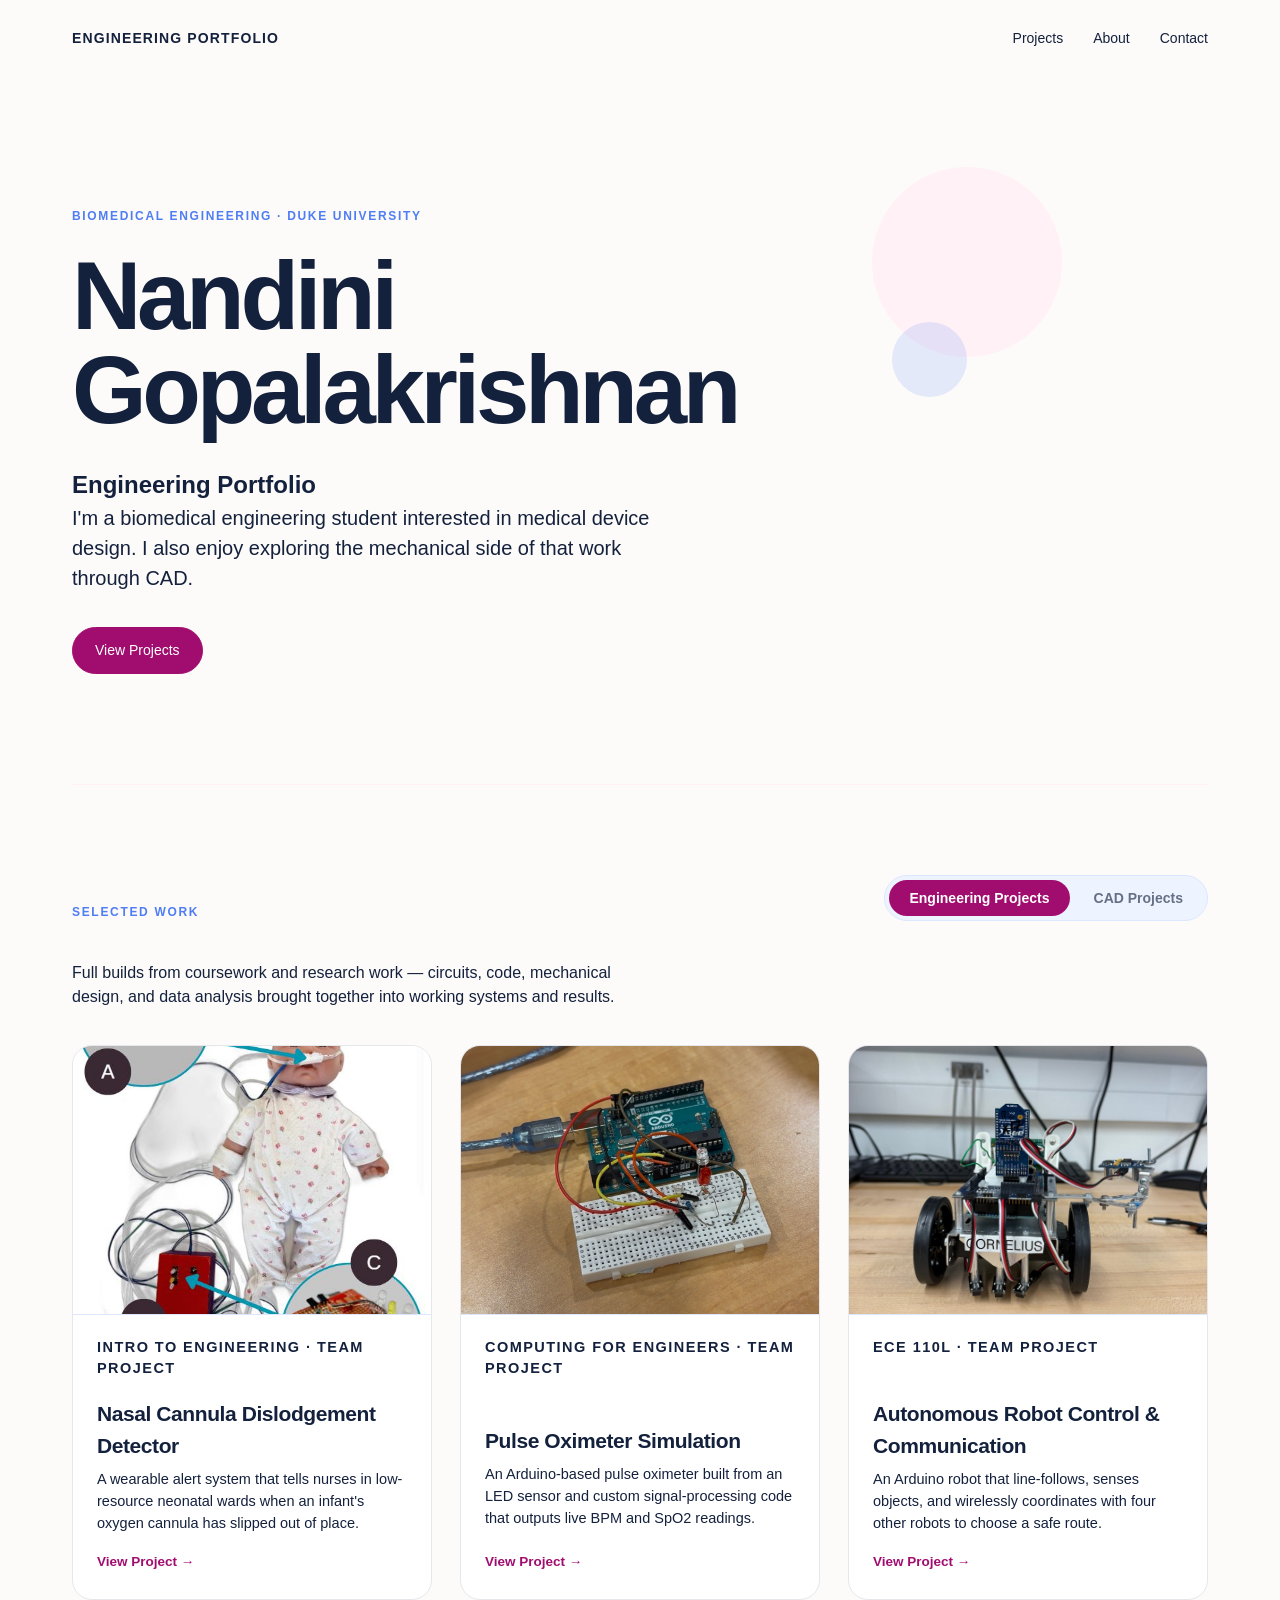
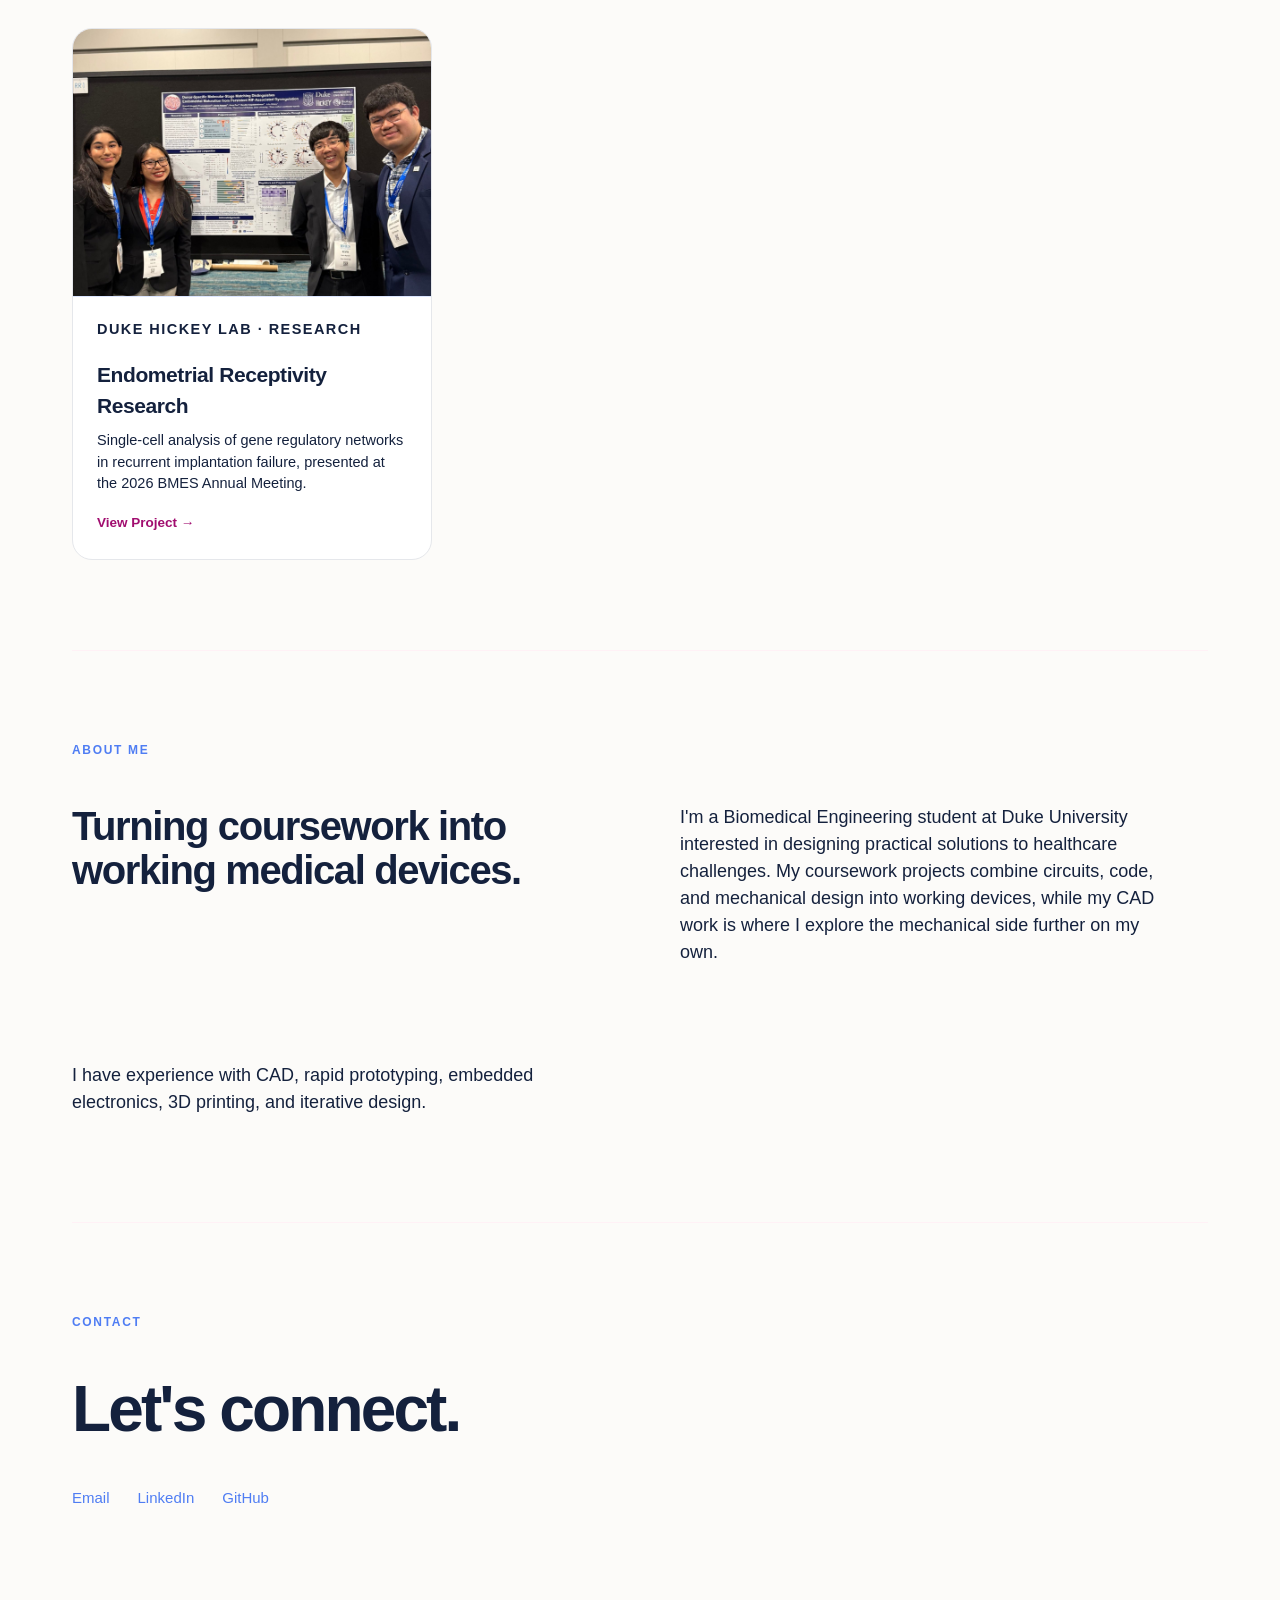
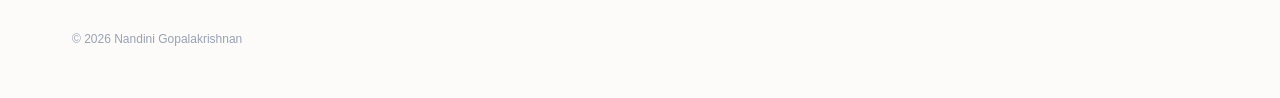
<file: index.html>
<!DOCTYPE html>
<html lang="en">

<head>
    <meta charset="UTF-8">
    <meta name="viewport" content="width=device-width, initial-scale=1.0">

    <title>Nandini Gopalakrishnan | Engineering Portfolio</title>

    <link rel="stylesheet" href="style.css">
</head>


<body>

<!-- NAVIGATION -->
<header class="navbar">

    <a href="#" class="logo">ENGINEERING PORTFOLIO</a>

    <nav>
        <a href="#work">Projects</a>
        <a href="#about">About</a>
        <a href="#contact">Contact</a>
    </nav>

</header>


<main>

    <!-- HERO -->
    <section class="hero">

        <p class="eyebrow">
            BIOMEDICAL ENGINEERING · DUKE UNIVERSITY
        </p>

        <h1>
            Nandini<br>
            Gopalakrishnan
        </h1>

        <h2 class="portfolio-title">
            Engineering Portfolio
        </h2>

        <p class="hero-text">
            I'm a biomedical engineering student interested in medical
            device design. I also enjoy exploring the mechanical side of
            that work through CAD.
        </p>

        <div class="buttons">
            <a class="button primary" href="#work">
                View Projects
            </a>
        </div>

    </section>


    <!-- PROJECTS -->
    <section id="work" class="work-section">

        <div class="work-header">
            <div>
                <div class="section-label">
                    SELECTED WORK
                </div>
            </div>

            <div class="tab-list" role="tablist">
                <button
                    class="tab-button active"
                    role="tab"
                    aria-selected="true"
                    data-tab="engineering"
                >
                    Engineering Projects
                </button>
                <button
                    class="tab-button"
                    role="tab"
                    aria-selected="false"
                    data-tab="cad"
                >
                    CAD Projects
                </button>
            </div>
        </div>


        <!-- ENGINEERING PROJECTS TAB -->
        <div class="tab-panel active" data-panel="engineering">

            <p class="tab-intro">
                Full builds from coursework and research work — circuits,
                code, mechanical design, and data analysis brought
                together into working systems and results.
            </p>

            <div class="project-grid">

                <!-- NASAL CANNULA DEVICE -->
                <a class="project-card" href="projects/nasal-cannula.html">

                    <div class="card-image">
                        <img
                            src="images/nasal-cannula-system.png"
                            alt="Nasal cannula dislodgement detection prototype on infant manikin"
                        >
                    </div>

                    <div class="card-body">
                        <p class="card-tag">INTRO TO ENGINEERING · TEAM PROJECT</p>
                        <h3>Nasal Cannula Dislodgement Detector</h3>
                        <p>
                            A wearable alert system that tells nurses in
                            low-resource neonatal wards when an infant's
                            oxygen cannula has slipped out of place.
                        </p>
                        <span class="card-link">View Project →</span>
                    </div>

                </a>

                <!-- PULSE OXIMETER (ARDUINO) -->
                <a class="project-card" href="projects/pulse-oximeter-arduino.html">

                    <div class="card-image">
                        <img
                            src="images/pulse-oximeter-circuit.jpg"
                            alt="Arduino pulse oximeter circuit"
                        >
                    </div>

                    <div class="card-body">
                        <p class="card-tag">COMPUTING FOR ENGINEERS · TEAM PROJECT</p>
                        <h3>Pulse Oximeter Simulation</h3>
                        <p>
                            An Arduino-based pulse oximeter built from an
                            LED sensor and custom signal-processing code
                            that outputs live BPM and SpO2 readings.
                        </p>
                        <span class="card-link">View Project →</span>
                    </div>

                </a>

                <!-- IDC ROBOT -->
                <a class="project-card" href="projects/idc-robot.html">

                    <div class="card-image">
                        <img
                            src="images/idc-robot-cornelius.jpg"
                            alt="Cornelius, the ECE 110 Integrated Design Challenge robot"
                        >
                    </div>

                    <div class="card-body">
                        <p class="card-tag">ECE 110L · TEAM PROJECT</p>
                        <h3>Autonomous Robot Control &amp; Communication</h3>
                        <p>
                            An Arduino robot that line-follows, senses
                            objects, and wirelessly coordinates with four
                            other robots to choose a safe route.
                        </p>
                        <span class="card-link">View Project →</span>
                    </div>

                </a>

                <!-- ENDOMETRIAL RESEARCH -->
                <a class="project-card" href="projects/endometrial-research.html">

                    <div class="card-image">
                        <img
                            src="images/bmes-poster.jpg"
                            alt="Research poster presentation at BMES 2026"
                        >
                    </div>

                    <div class="card-body">
                        <p class="card-tag">DUKE HICKEY LAB · RESEARCH</p>
                        <h3>Endometrial Receptivity Research</h3>
                        <p>
                            Single-cell analysis of gene regulatory
                            networks in recurrent implantation failure,
                            presented at the 2026 BMES Annual Meeting.
                        </p>
                        <span class="card-link">View Project →</span>
                    </div>

                </a>

            </div>

        </div>


        <!-- CAD PROJECTS TAB -->
        <div class="tab-panel" data-panel="cad">

            <p class="tab-intro">
                Independent CAD studies I take on outside of class,
                usually sparked by something I built or noticed
                elsewhere — including the two designs below.
            </p>

            <div class="project-grid">

                <!-- MICROPIPETTE -->
                <a class="project-card" href="projects/micropipette.html">

                    <div class="card-image">
                        <img
                            src="images/micropipette2.png"
                            alt="Micropipette CAD model"
                        >
                    </div>

                    <div class="card-body">
                        <p class="card-tag tag-cad">LABORATORY INSTRUMENT</p>
                        <h3>Micropipette</h3>
                        <p>
                            A multi-component micropipette with a sliding
                            plunger, threaded collar, and tip-ejection
                            mechanism.
                        </p>
                        <span class="card-link">View Project →</span>
                    </div>

                </a>

                <!-- PULSE OXIMETER HOUSING -->
                <a class="project-card" href="projects/pulse-oximeter.html">

                    <div class="card-image">
                        <img
                            src="images/pulseox-open.png"
                            alt="Pulse oximeter CAD model"
                        >
                    </div>

                    <div class="card-body">
                        <p class="card-tag tag-cad">MEDICAL DEVICE DESIGN</p>
                        <h3>Pulse Oximeter Housing</h3>
                        <p>
                            A compact fingertip housing modeled after my
                            Arduino pulse oximeter build, with a
                            functional hinged assembly.
                        </p>
                        <span class="card-link">View Project →</span>
                    </div>

                </a>

                <!-- SYRINGE -->
                <a class="project-card" href="projects/syringe.html">

                    <div class="card-image">
                        <img
                            src="images/syringe-front.png"
                            alt="Syringe CAD model"
                        >
                    </div>

                    <div class="card-body">
                        <p class="card-tag tag-cad">MEDICAL DEVICE CAD STUDY</p>
                        <h3>Syringe</h3>
                        <p>
                            A syringe assembly modeled to build proficiency
                            with parametric CAD and precision geometry.
                        </p>
                        <span class="card-link">View Project →</span>
                    </div>

                </a>

            </div>

        </div>

    </section>


    <!-- ABOUT -->
    <section id="about" class="about-section">

        <div class="section-label">
            ABOUT ME
        </div>


        <div class="about-content">

            <h2>
                Turning coursework into
                working medical devices.
            </h2>


            <p>
                I'm a Biomedical Engineering student at Duke University
                interested in designing practical solutions to healthcare
                challenges. My coursework projects combine circuits, code,
                and mechanical design into working devices, while my CAD
                work is where I explore the mechanical side further on my
                own.
            </p>

            <p>
                I have experience with CAD, rapid prototyping, embedded
                electronics, 3D printing, and iterative design.
            </p>

        </div>

    </section>


    <!-- CONTACT -->
    <section id="contact" class="contact-section">

        <div class="section-label">
            CONTACT
        </div>

        <h2>
            Let's connect<span class="pink-period">.</span>
        </h2>


        <div class="contact-links">

            <a href="mailto:ng254@duke.edu">
                Email
            </a>

            <a
                href="https://www.linkedin.com/in/nandinigopalakrishnan1/"
                target="_blank"
                rel="noopener noreferrer"
            >
                LinkedIn
            </a>

            <!-- Replace # with your GitHub profile URL -->
            <a
                href="#"
                target="_blank"
                rel="noopener noreferrer"
            >
                GitHub
            </a>

        </div>

    </section>

</main>


<!-- FOOTER -->
<footer>
    © 2026 Nandini Gopalakrishnan
</footer>


<script>
    const tabButtons = document.querySelectorAll(".tab-button");
    const tabPanels = document.querySelectorAll(".tab-panel");

    tabButtons.forEach((button) => {
        button.addEventListener("click", () => {
            const target = button.getAttribute("data-tab");

            tabButtons.forEach((b) => {
                b.classList.remove("active");
                b.setAttribute("aria-selected", "false");
            });
            button.classList.add("active");
            button.setAttribute("aria-selected", "true");

            tabPanels.forEach((panel) => {
                panel.classList.toggle(
                    "active",
                    panel.getAttribute("data-panel") === target
                );
            });
        });
    });
</script>

</body>

</html>
</file>
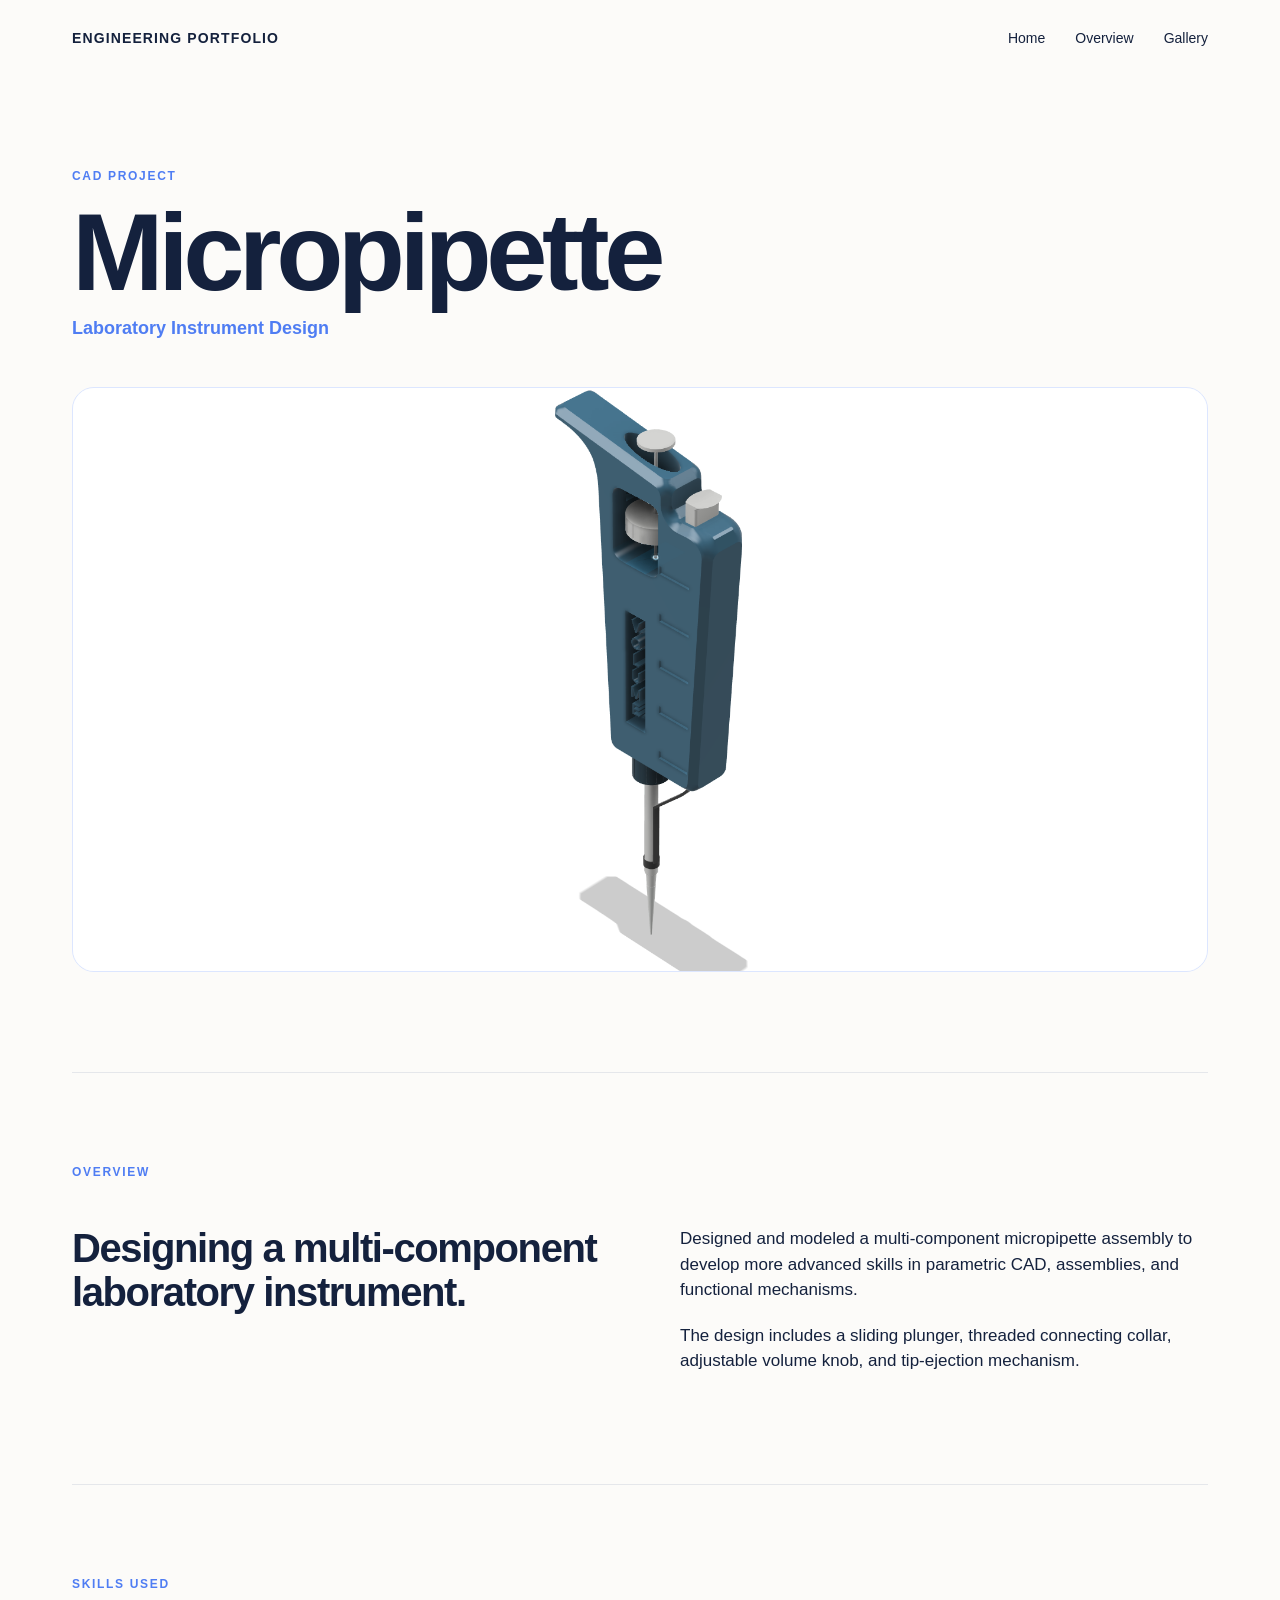
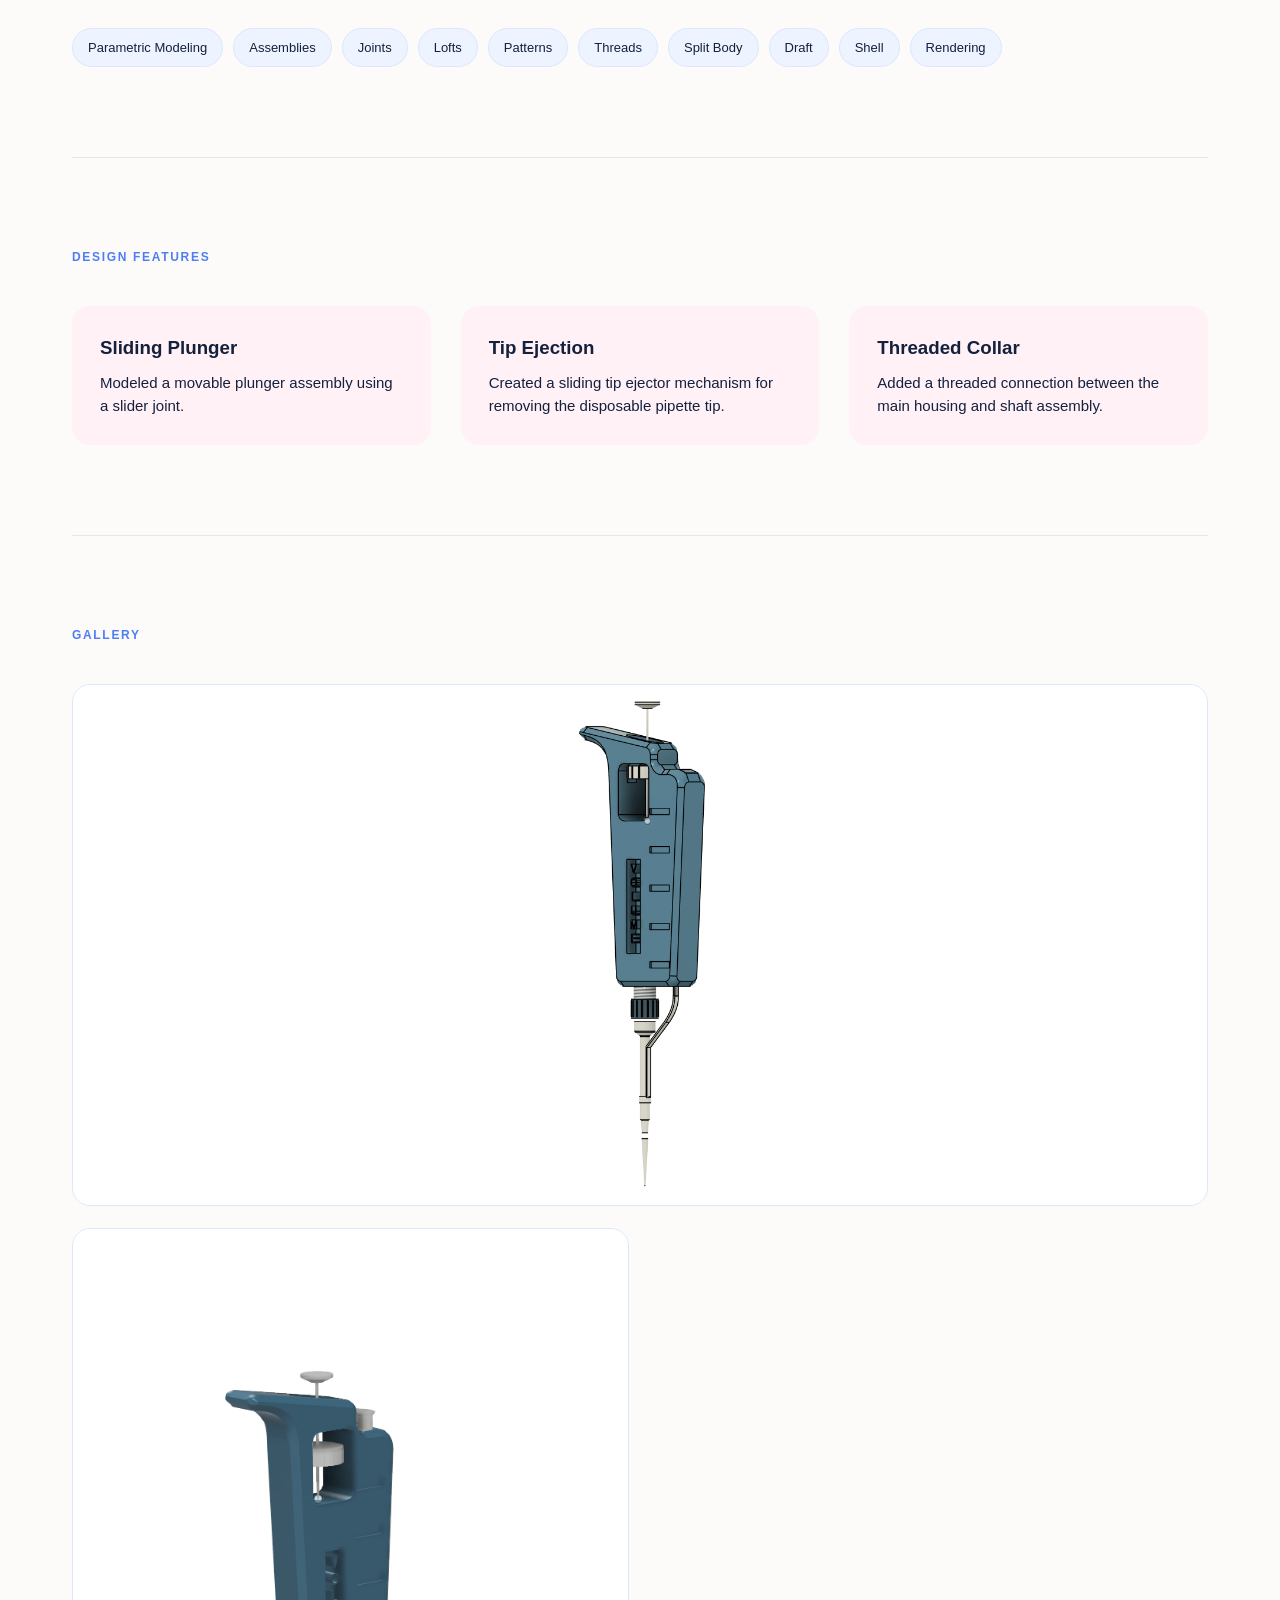
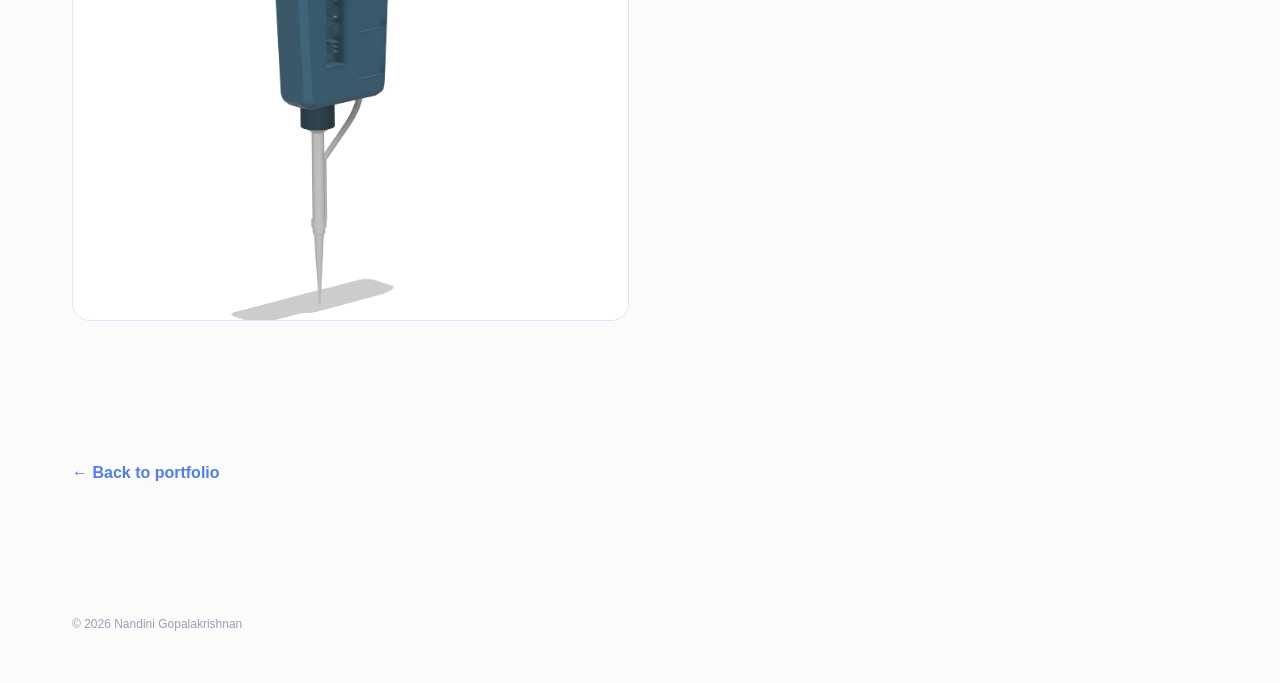
<file: project/micropipette.html>
<!DOCTYPE html>
<html lang="en">

<head>
    <meta charset="UTF-8">
    <meta name="viewport" content="width=device-width, initial-scale=1.0">

    <title>Micropipette | Nandini Gopalakrishnan</title>

    <link rel="stylesheet" href="../style.css">
</head>

<body>

<header class="navbar">

    <a href="../index.html" class="logo">ENGINEERING PORTFOLIO</a>

    <nav>
        <a href="../index.html">Home</a>
        <a href="#overview">Overview</a>
        <a href="#gallery">Gallery</a>
    </nav>

</header>


<main>

    <!-- HERO -->
    <section class="project-hero">

        <p class="eyebrow">
            CAD PROJECT
        </p>

        <h1>
            Micropipette
        </h1>

        <p class="project-subtitle">
            Laboratory Instrument Design
        </p>

        <img
            class="project-hero-image"
            src="../images/micropipette-top.png"
            alt="Micropipette CAD render"
        >

    </section>


    <!-- OVERVIEW -->
    <section id="overview" class="project-section">

        <div class="section-label">
            OVERVIEW
        </div>

        <div class="project-two-column">

            <div>
                <h2>
                    Designing a multi-component laboratory instrument.
                </h2>
            </div>

            <div>
                <p>
                    Designed and modeled a multi-component micropipette
                    assembly to develop more advanced skills in parametric
                    CAD, assemblies, and functional mechanisms.
                </p>

                <p>
                    The design includes a sliding plunger, threaded
                    connecting collar, adjustable volume knob, and
                    tip-ejection mechanism.
                </p>
            </div>

        </div>

    </section>


    <!-- SKILLS -->
    <section class="project-section">

        <div class="section-label">
            SKILLS USED
        </div>

        <div class="skill-list">
            <span>Parametric Modeling</span>
            <span>Assemblies</span>
            <span>Joints</span>
            <span>Lofts</span>
            <span>Patterns</span>
            <span>Threads</span>
            <span>Split Body</span>
            <span>Draft</span>
            <span>Shell</span>
            <span>Rendering</span>
        </div>

    </section>


    <!-- DESIGN FEATURES -->
    <section class="project-section">

        <div class="section-label">
            DESIGN FEATURES
        </div>

        <div class="feature-grid">

            <div>
                <h3>Sliding Plunger</h3>
                <p>
                    Modeled a movable plunger assembly using a slider joint.
                </p>
            </div>

            <div>
                <h3>Tip Ejection</h3>
                <p>
                    Created a sliding tip ejector mechanism for removing
                    the disposable pipette tip.
                </p>
            </div>

            <div>
                <h3>Threaded Collar</h3>
                <p>
                    Added a threaded connection between the main housing
                    and shaft assembly.
                </p>
            </div>

        </div>

    </section>


    <!-- GALLERY -->
    <section id="gallery" class="project-section">

        <div class="section-label">
            GALLERY
        </div>

        <div class="project-gallery">

            <img
                src="../images/micropipette-sketch.png"
                alt="Micropipette hero render"
            >

            <img
                src="../images/micropipette-side.png"
                alt="Micropipette Side View"
            >


        </div>

    </section>


    <!-- BACK LINK -->
    <section class="project-back">
        <a href="../index.html">
            ← Back to portfolio
        </a>
    </section>

</main>


<footer>
    © 2026 Nandini Gopalakrishnan
</footer>

</body>
</html>
</file>
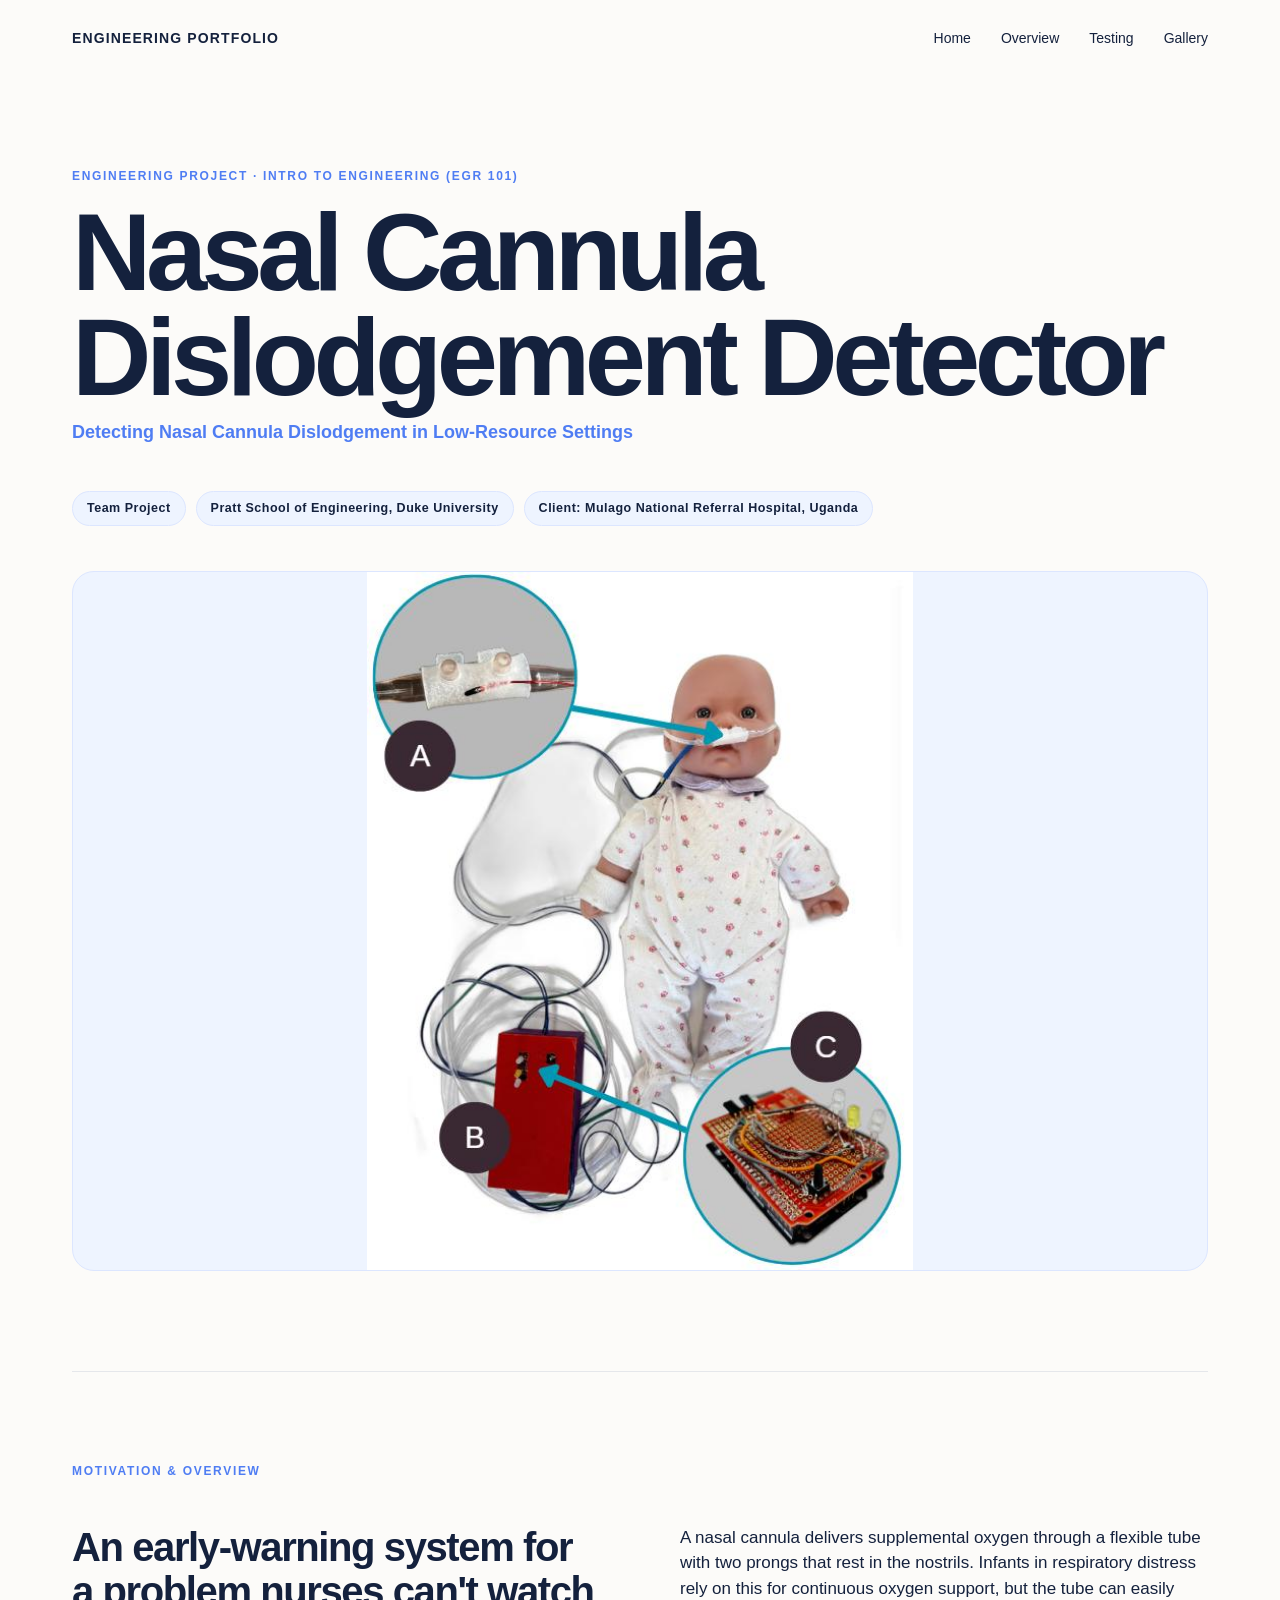
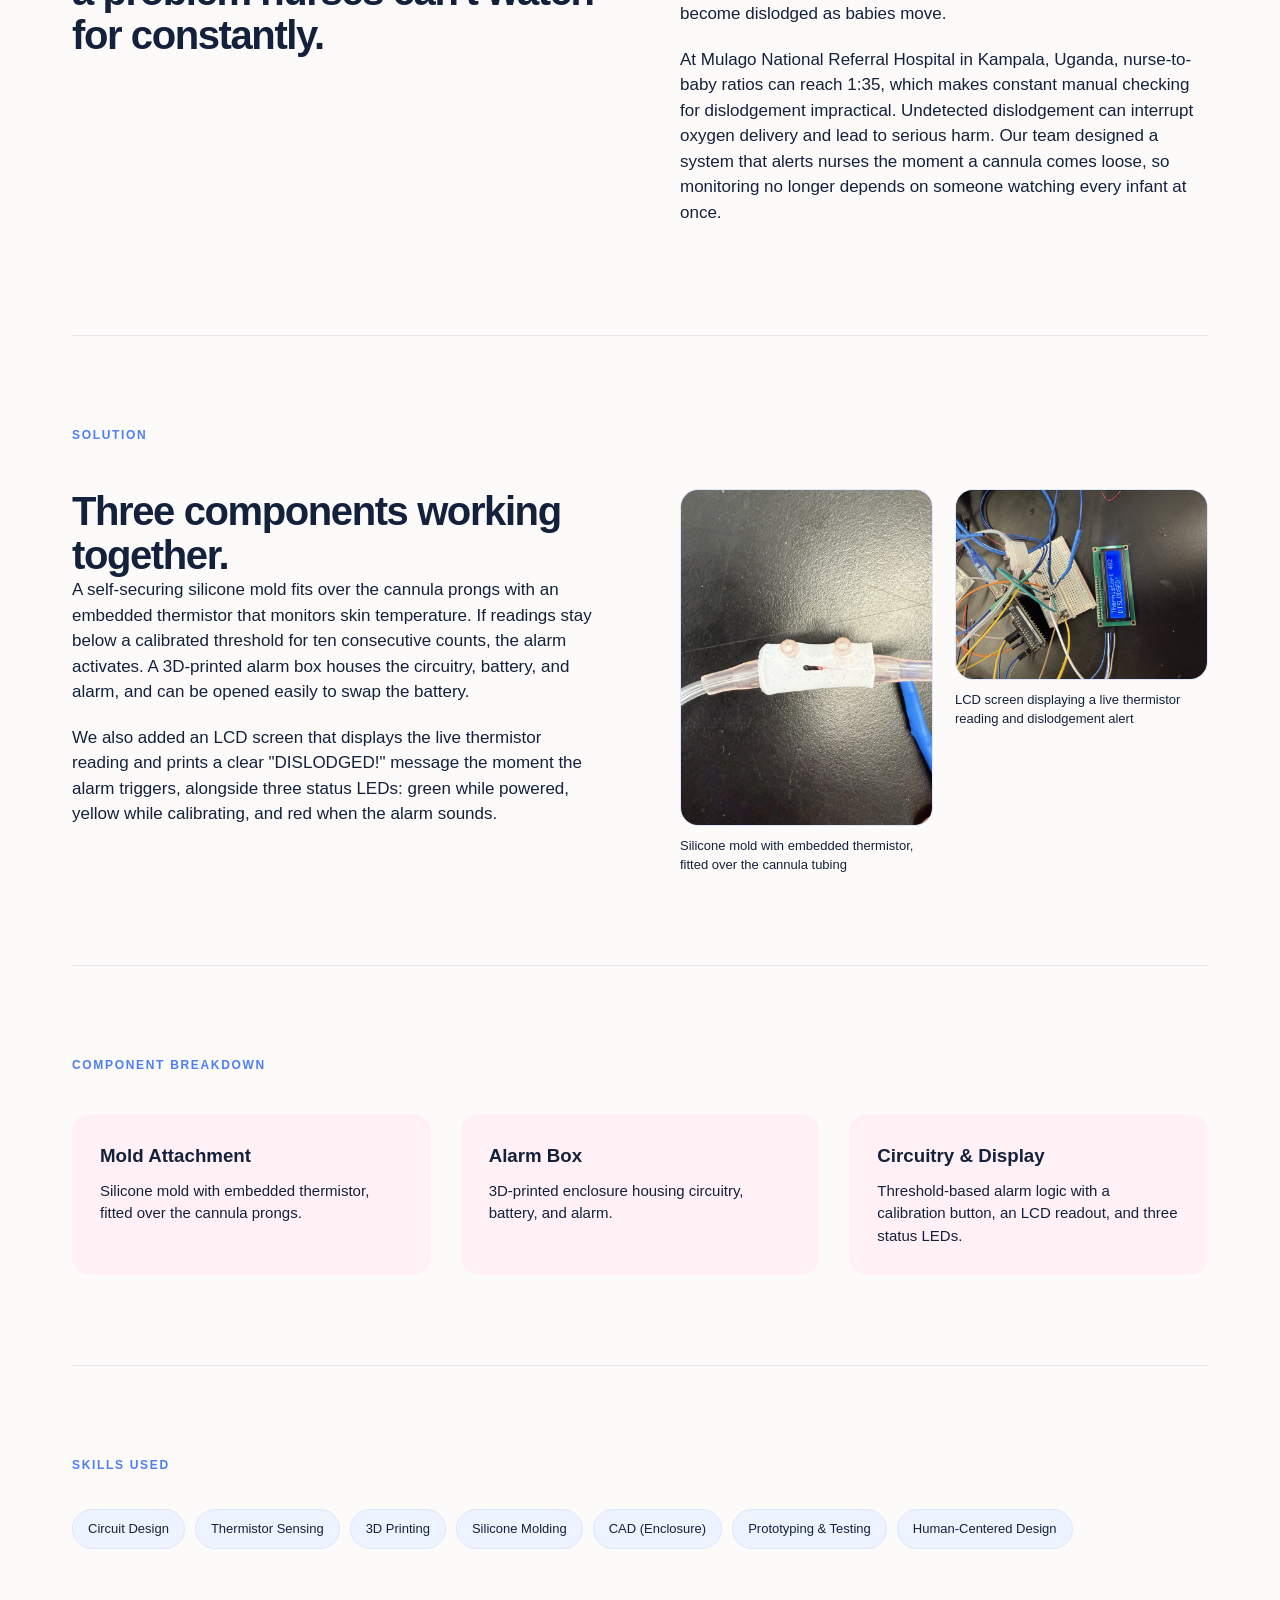
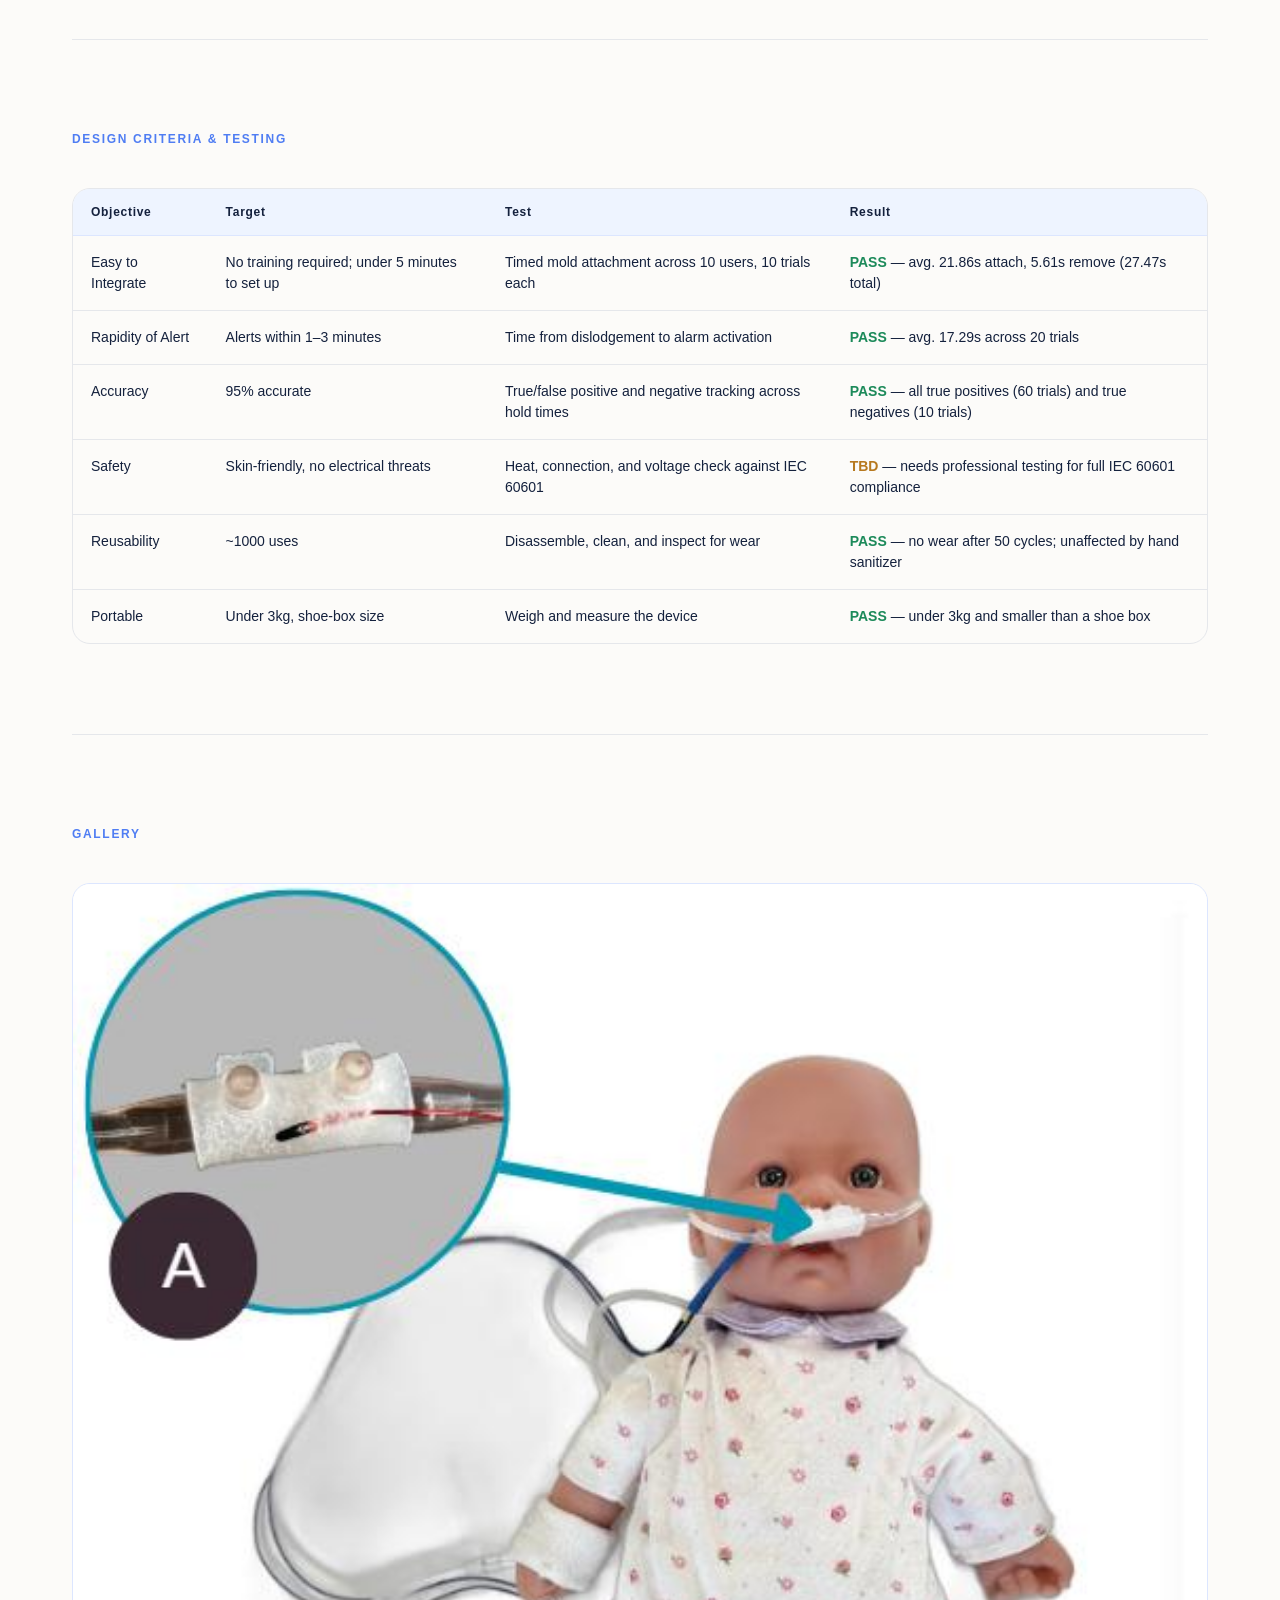
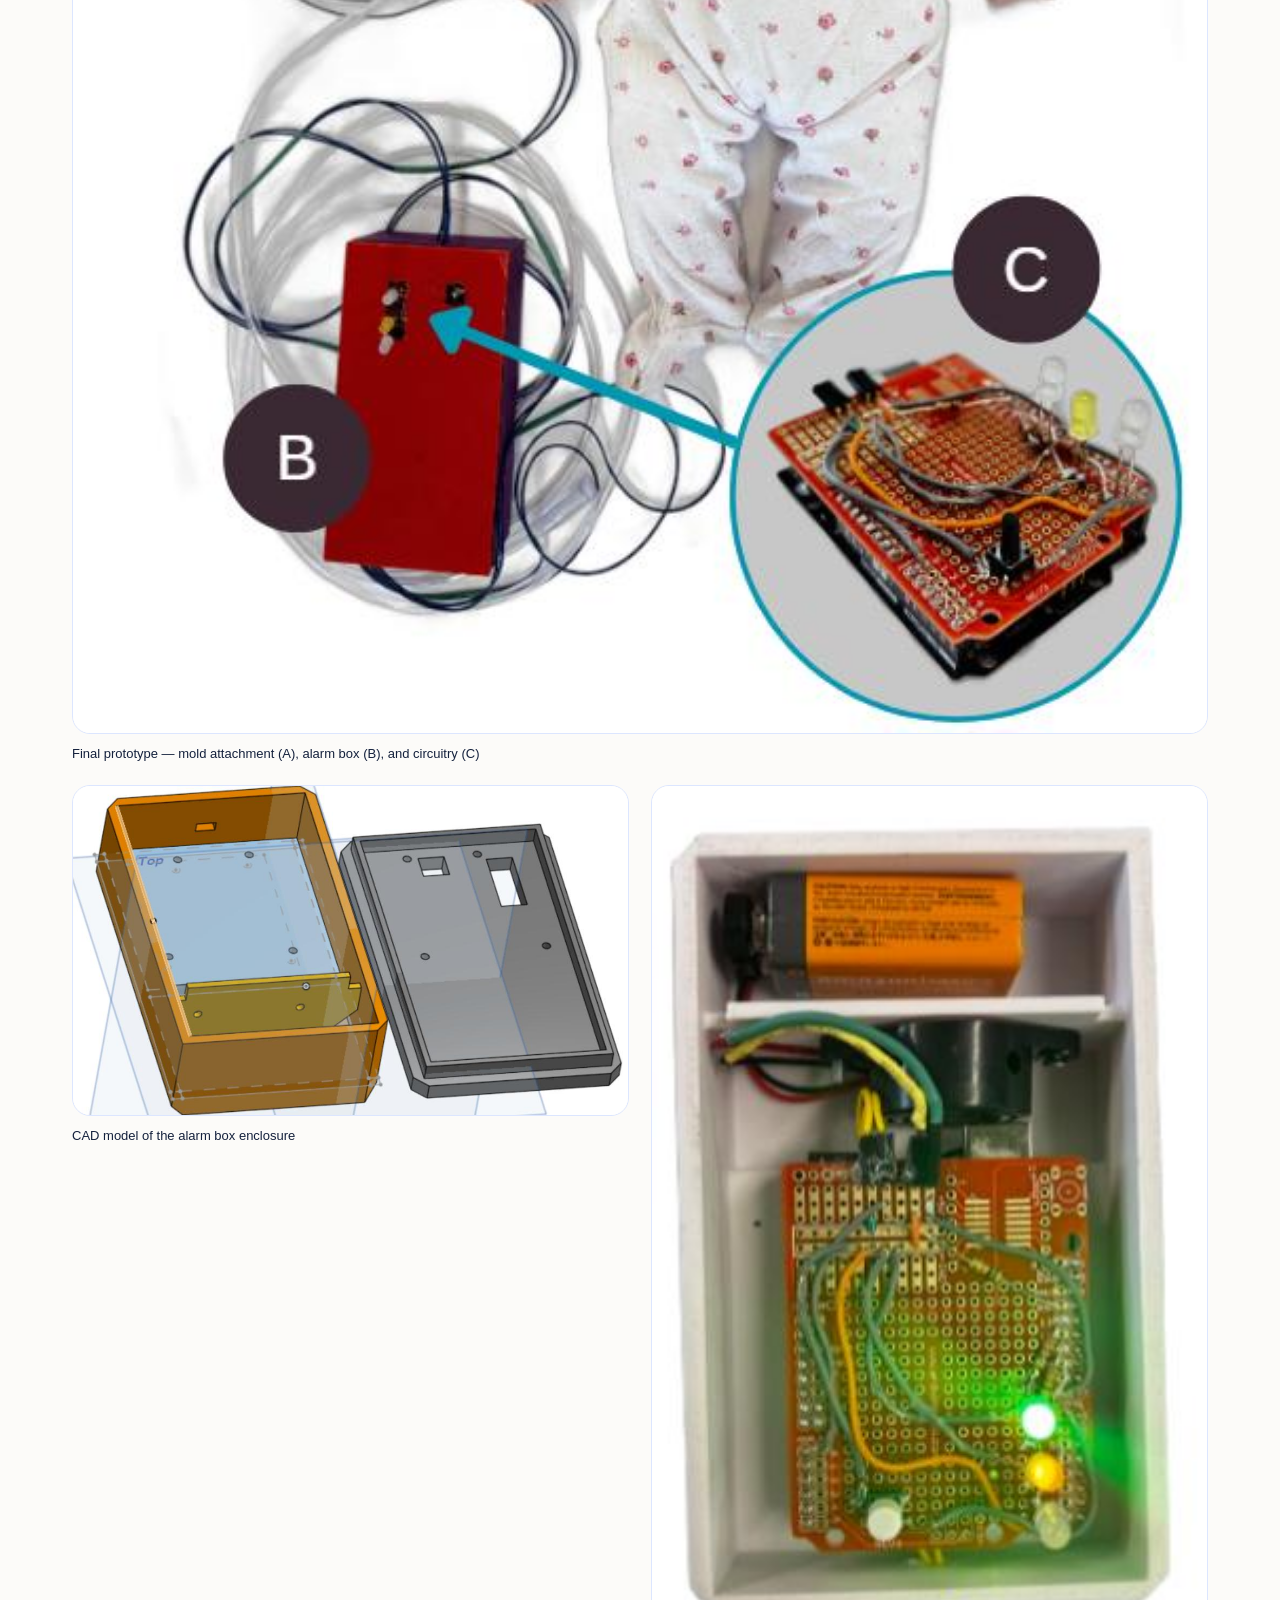
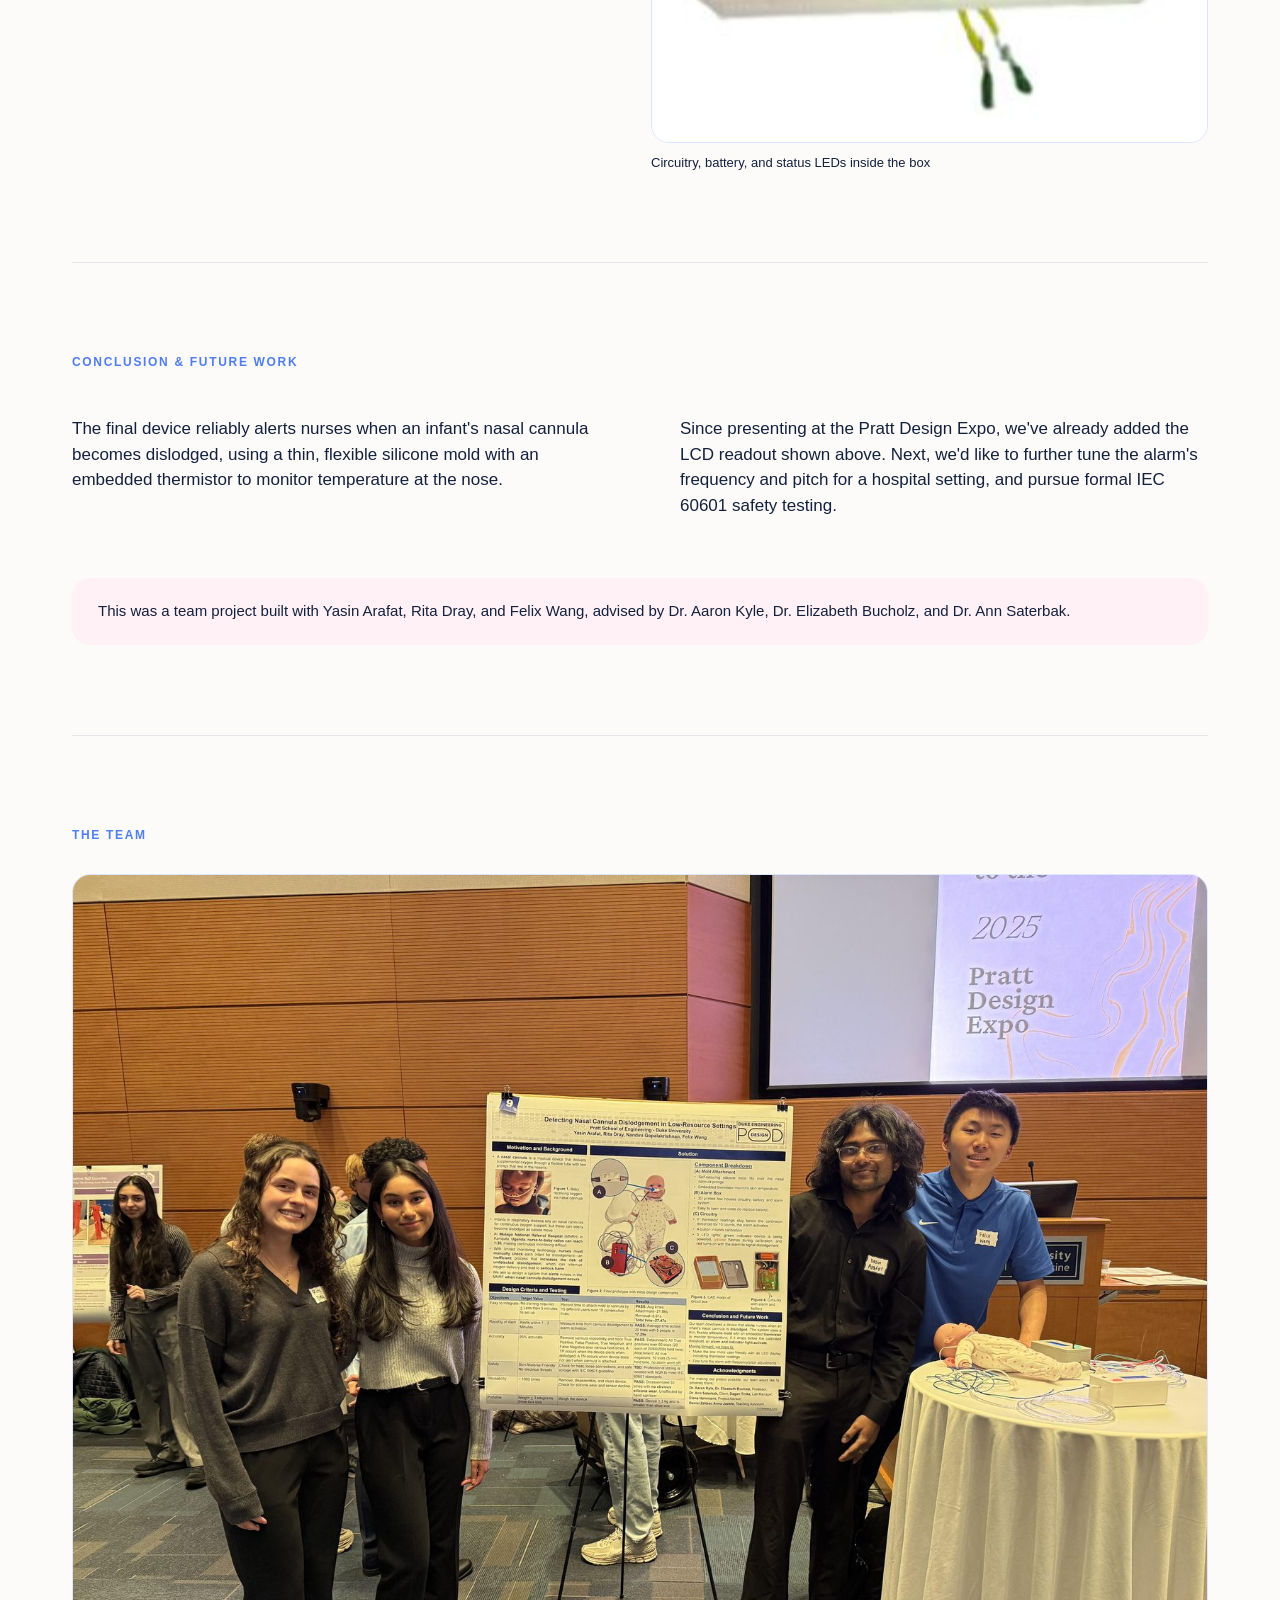
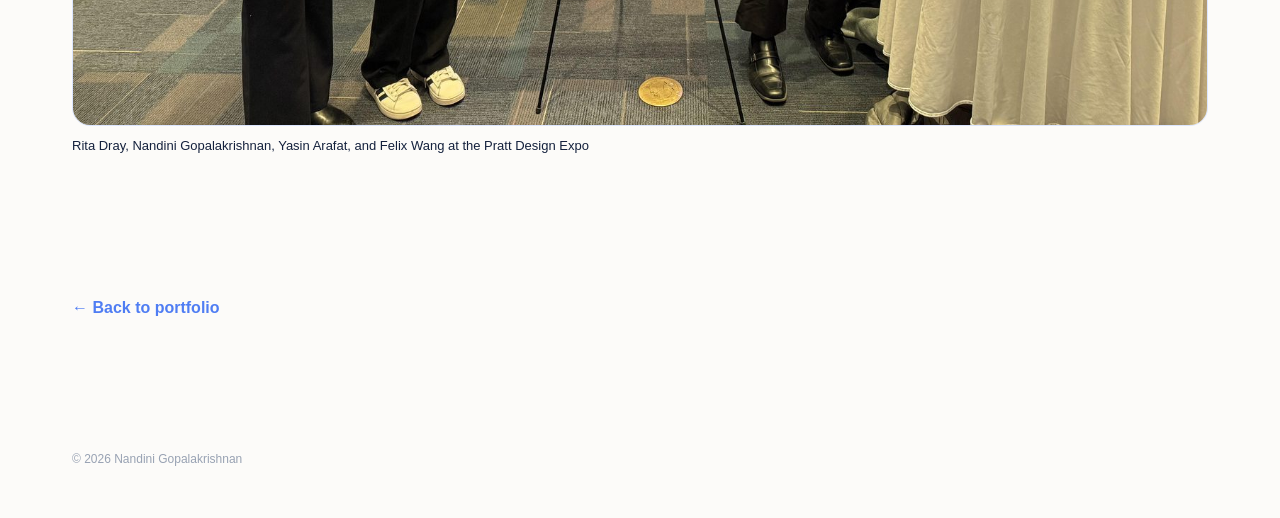
<file: project/nasal-cannula.html>
<!DOCTYPE html>
<html lang="en">

<head>
    <meta charset="UTF-8">
    <meta name="viewport" content="width=device-width, initial-scale=1.0">

    <title>Nasal Cannula Dislodgement Detector | Nandini Gopalakrishnan</title>

    <link rel="stylesheet" href="../style.css">
</head>

<body>

<header class="navbar">

    <a href="../index.html" class="logo">ENGINEERING PORTFOLIO</a>

    <nav>
        <a href="../index.html">Home</a>
        <a href="#overview">Overview</a>
        <a href="#testing">Testing</a>
        <a href="#gallery">Gallery</a>
    </nav>

</header>


<main>

    <!-- HERO -->
    <section class="project-hero">

        <p class="eyebrow">
            ENGINEERING PROJECT · INTRO TO ENGINEERING (EGR 101)
        </p>

        <h1>
            Nasal Cannula<br>Dislodgement Detector
        </h1>

        <p class="project-subtitle">
            Detecting Nasal Cannula Dislodgement in Low-Resource Settings
        </p>

        <div class="project-meta-row">
            <span class="meta-pill">Team Project</span>
            <span class="meta-pill">Pratt School of Engineering, Duke University</span>
            <span class="meta-pill">Client: Mulago National Referral Hospital, Uganda</span>
        </div>

        <img
            class="project-hero-image"
            src="../images/nasal-cannula-system.png"
            alt="Full prototype attached to an infant manikin, showing the mold attachment, alarm box, and circuitry"
        >

    </section>


    <!-- OVERVIEW -->
    <section id="overview" class="project-section">

        <div class="section-label">
            MOTIVATION &amp; OVERVIEW
        </div>

        <div class="project-two-column">

            <div>
                <h2>
                    An early-warning system for a problem nurses can't
                    watch for constantly.
                </h2>
            </div>

            <div>
                <p>
                    A nasal cannula delivers supplemental oxygen through a
                    flexible tube with two prongs that rest in the
                    nostrils. Infants in respiratory distress rely on this
                    for continuous oxygen support, but the tube can easily
                    become dislodged as babies move.
                </p>

                <p>
                    At Mulago National Referral Hospital in Kampala,
                    Uganda, nurse-to-baby ratios can reach 1:35, which
                    makes constant manual checking for dislodgement
                    impractical. Undetected dislodgement can interrupt
                    oxygen delivery and lead to serious harm. Our team
                    designed a system that alerts nurses the moment a
                    cannula comes loose, so monitoring no longer depends
                    on someone watching every infant at once.
                </p>
            </div>

        </div>

    </section>


    <!-- SOLUTION -->
    <section class="project-section">

        <div class="section-label">
            SOLUTION
        </div>

        <div class="project-two-column">

            <div>
                <h2>
                    Three components working together.
                </h2>
                <p>
                    A self-securing silicone mold fits over the cannula
                    prongs with an embedded thermistor that monitors skin
                    temperature. If readings stay below a calibrated
                    threshold for ten consecutive counts, the alarm
                    activates. A 3D-printed alarm box houses the circuitry,
                    battery, and alarm, and can be opened easily to swap
                    the battery.
                </p>
                <p>
                    We also added an LCD screen that displays the live
                    thermistor reading and prints a clear "DISLODGED!"
                    message the moment the alarm triggers, alongside
                    three status LEDs: green while powered, yellow while
                    calibrating, and red when the alarm sounds.
                </p>
            </div>

            <div class="project-gallery gallery-pair" style="margin-top: 0;">

                <figure>
                    <img
                        src="../images/nasal-cannula-mold.jpg"
                        alt="Close-up of the silicone mold with embedded thermistor fitted over the cannula tubing"
                    >
                    <figcaption>Silicone mold with embedded thermistor, fitted over the cannula tubing</figcaption>
                </figure>

                <figure>
                    <img
                        src="../images/nasal-cannula-lcd.jpeg"
                        alt="Breadboard circuit with LCD screen reading the thermistor value and a DISLODGED alert"
                    >
                    <figcaption>LCD screen displaying a live thermistor reading and dislodgement alert</figcaption>
                </figure>

            </div>

        </div>

    </section>


    <!-- COMPONENT BREAKDOWN -->
    <section class="project-section">

        <div class="section-label">
            COMPONENT BREAKDOWN
        </div>

        <div class="feature-grid">

            <div>
                <h3>Mold Attachment</h3>
                <p>
                    Silicone mold with embedded thermistor, fitted
                    over the cannula prongs.
                </p>
            </div>

            <div>
                <h3>Alarm Box</h3>
                <p>
                    3D-printed enclosure housing circuitry, battery,
                    and alarm.
                </p>
            </div>

            <div>
                <h3>Circuitry &amp; Display</h3>
                <p>
                    Threshold-based alarm logic with a calibration
                    button, an LCD readout, and three status LEDs.
                </p>
            </div>

        </div>

    </section>


    <!-- SKILLS -->
    <section class="project-section">

        <div class="section-label">
            SKILLS USED
        </div>

        <div class="skill-list">
            <span>Circuit Design</span>
            <span>Thermistor Sensing</span>
            <span>3D Printing</span>
            <span>Silicone Molding</span>
            <span>CAD (Enclosure)</span>
            <span>Prototyping &amp; Testing</span>
            <span>Human-Centered Design</span>
        </div>

    </section>


    <!-- TESTING -->
    <section id="testing" class="project-section">

        <div class="section-label">
            DESIGN CRITERIA &amp; TESTING
        </div>

        <div class="testing-table-wrap">
            <table class="testing-table">
                <thead>
                    <tr>
                        <th>Objective</th>
                        <th>Target</th>
                        <th>Test</th>
                        <th>Result</th>
                    </tr>
                </thead>
                <tbody>
                    <tr>
                        <td>Easy to Integrate</td>
                        <td>No training required; under 5 minutes to set up</td>
                        <td>Timed mold attachment across 10 users, 10 trials each</td>
                        <td><span class="status-pass">PASS</span> — avg. 21.86s attach, 5.61s remove (27.47s total)</td>
                    </tr>
                    <tr>
                        <td>Rapidity of Alert</td>
                        <td>Alerts within 1–3 minutes</td>
                        <td>Time from dislodgement to alarm activation</td>
                        <td><span class="status-pass">PASS</span> — avg. 17.29s across 20 trials</td>
                    </tr>
                    <tr>
                        <td>Accuracy</td>
                        <td>95% accurate</td>
                        <td>True/false positive and negative tracking across hold times</td>
                        <td><span class="status-pass">PASS</span> — all true positives (60 trials) and true negatives (10 trials)</td>
                    </tr>
                    <tr>
                        <td>Safety</td>
                        <td>Skin-friendly, no electrical threats</td>
                        <td>Heat, connection, and voltage check against IEC 60601</td>
                        <td><span class="status-tbd">TBD</span> — needs professional testing for full IEC 60601 compliance</td>
                    </tr>
                    <tr>
                        <td>Reusability</td>
                        <td>~1000 uses</td>
                        <td>Disassemble, clean, and inspect for wear</td>
                        <td><span class="status-pass">PASS</span> — no wear after 50 cycles; unaffected by hand sanitizer</td>
                    </tr>
                    <tr>
                        <td>Portable</td>
                        <td>Under 3kg, shoe-box size</td>
                        <td>Weigh and measure the device</td>
                        <td><span class="status-pass">PASS</span> — under 3kg and smaller than a shoe box</td>
                    </tr>
                </tbody>
            </table>
        </div>

    </section>


    <!-- GALLERY -->
    <section id="gallery" class="project-section">

        <div class="section-label">
            GALLERY
        </div>

        <div class="project-gallery">

            <figure>
                <img
                    src="../images/nasal-cannula-system.png"
                    alt="Full prototype on infant manikin with mold attachment, alarm box, and circuitry labeled"
                >
                <figcaption>Final prototype — mold attachment (A), alarm box (B), and circuitry (C)</figcaption>
            </figure>

            <figure>
                <img
                    src="../images/nasal-cannula-cad-box.png"
                    alt="CAD model of the 3D-printed alarm box enclosure"
                >
                <figcaption>CAD model of the alarm box enclosure</figcaption>
            </figure>

            <figure>
                <img
                    src="../images/nasal-cannula-circuitry.png"
                    alt="Assembled circuitry with battery and status LEDs inside the alarm box"
                >
                <figcaption>Circuitry, battery, and status LEDs inside the box</figcaption>
            </figure>

        </div>

    </section>


    <!-- CONCLUSION -->
    <section class="project-section">

        <div class="section-label">
            CONCLUSION &amp; FUTURE WORK
        </div>

        <div class="project-two-column">
            <div>
                <p>
                    The final device reliably alerts nurses when an
                    infant's nasal cannula becomes dislodged, using a
                    thin, flexible silicone mold with an embedded
                    thermistor to monitor temperature at the nose.
                </p>
            </div>
            <div>
                <p>
                    Since presenting at the Pratt Design Expo, we've
                    already added the LCD readout shown above. Next, we'd
                    like to further tune the alarm's frequency and pitch
                    for a hospital setting, and pursue formal IEC 60601
                    safety testing.
                </p>
            </div>
        </div>

        <div class="cross-link">
            This was a team project built with Yasin Arafat, Rita Dray,
            and Felix Wang, advised by Dr. Aaron Kyle, Dr. Elizabeth
            Bucholz, and Dr. Ann Saterbak.
        </div>

    </section>


    <!-- TEAM -->
    <section class="project-section">

        <div class="section-label">
            THE TEAM
        </div>

        <figure style="margin-top: 30px;">
            <img
                src="../images/nasal-cannula-team.jpg"
                alt="The team presenting the nasal cannula dislodgement detector at the Pratt Design Expo"
                style="width: 100%; border-radius: 18px; border: 1px solid #DCE6FF; display: block;"
            >
            <figcaption style="font-size: 13px; color: var(--navy); margin-top: 10px;">
                Rita Dray, Nandini Gopalakrishnan, Yasin Arafat, and Felix Wang at the Pratt Design Expo
            </figcaption>
        </figure>

    </section>


    <!-- BACK LINK -->
    <section class="project-back">
        <a href="../index.html">
            ← Back to portfolio
        </a>
    </section>

</main>


<footer>
    © 2026 Nandini Gopalakrishnan
</footer>

</body>
</html>
</file>
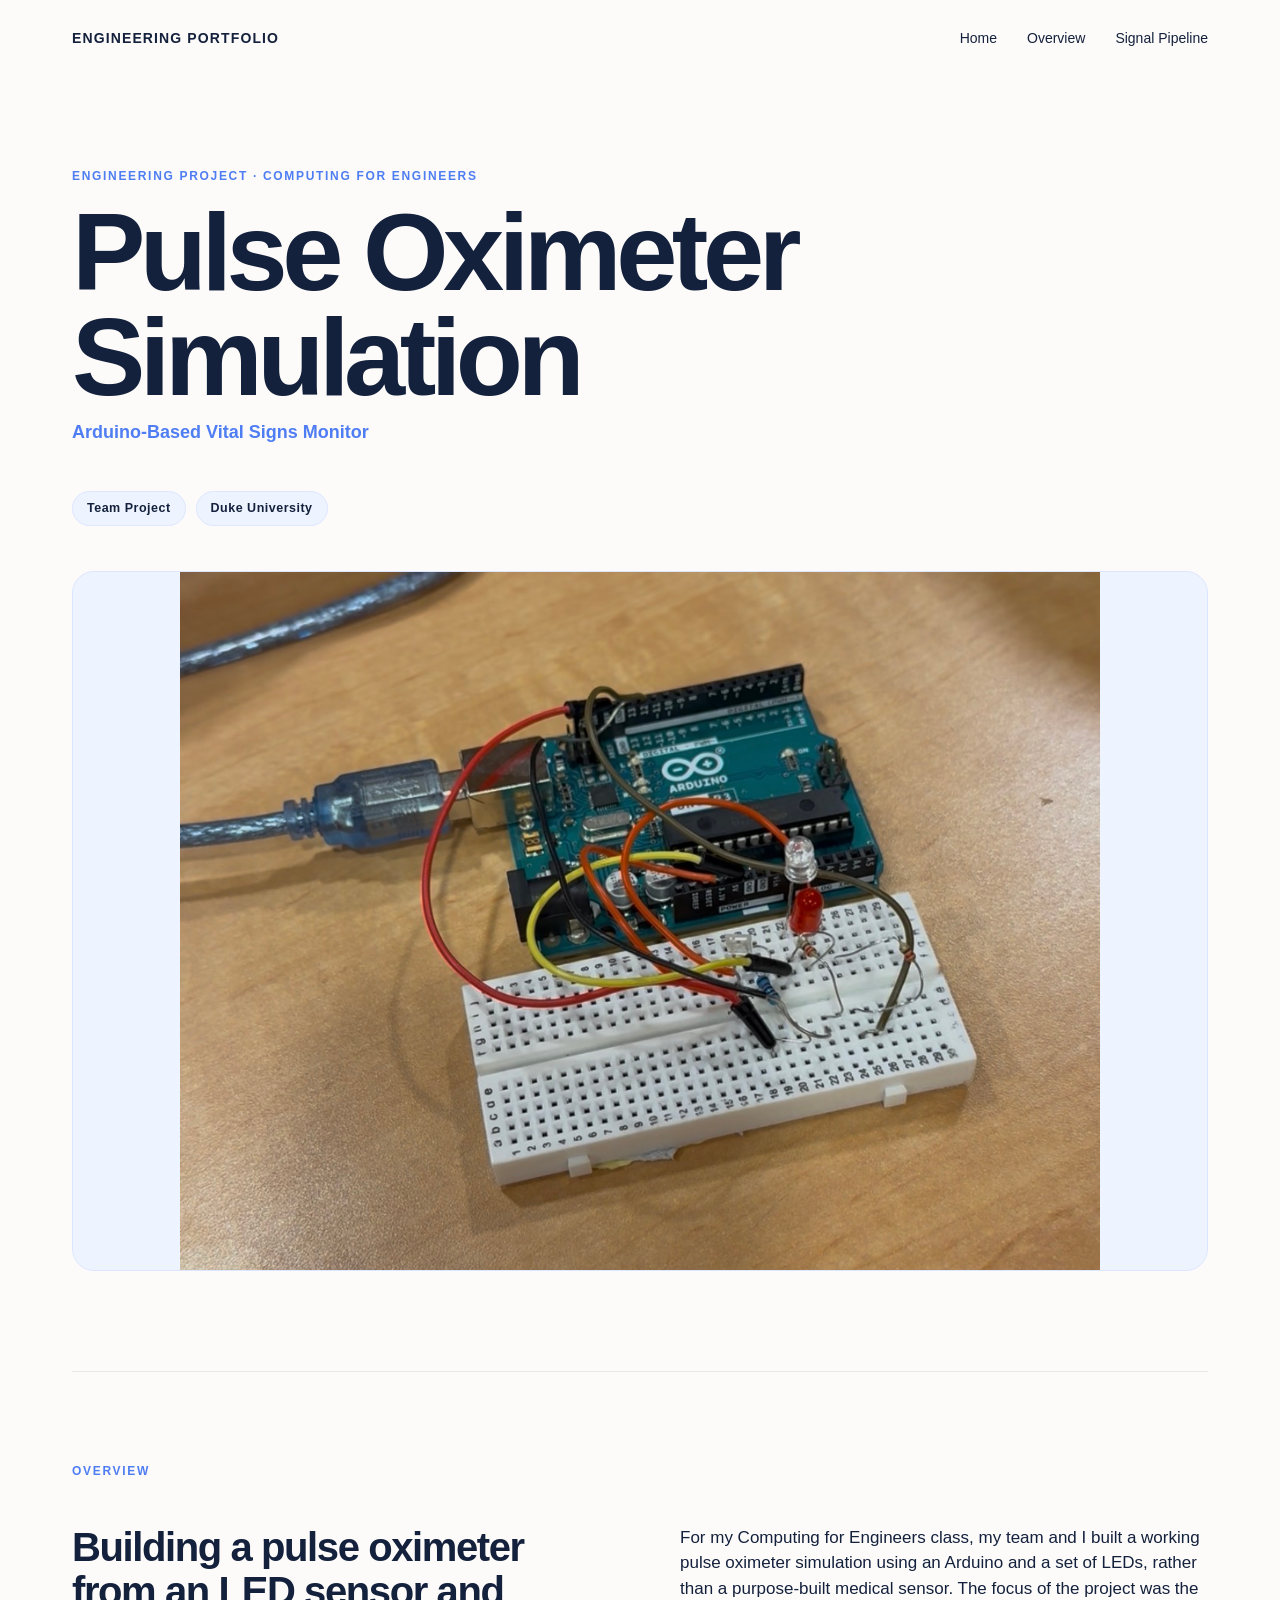
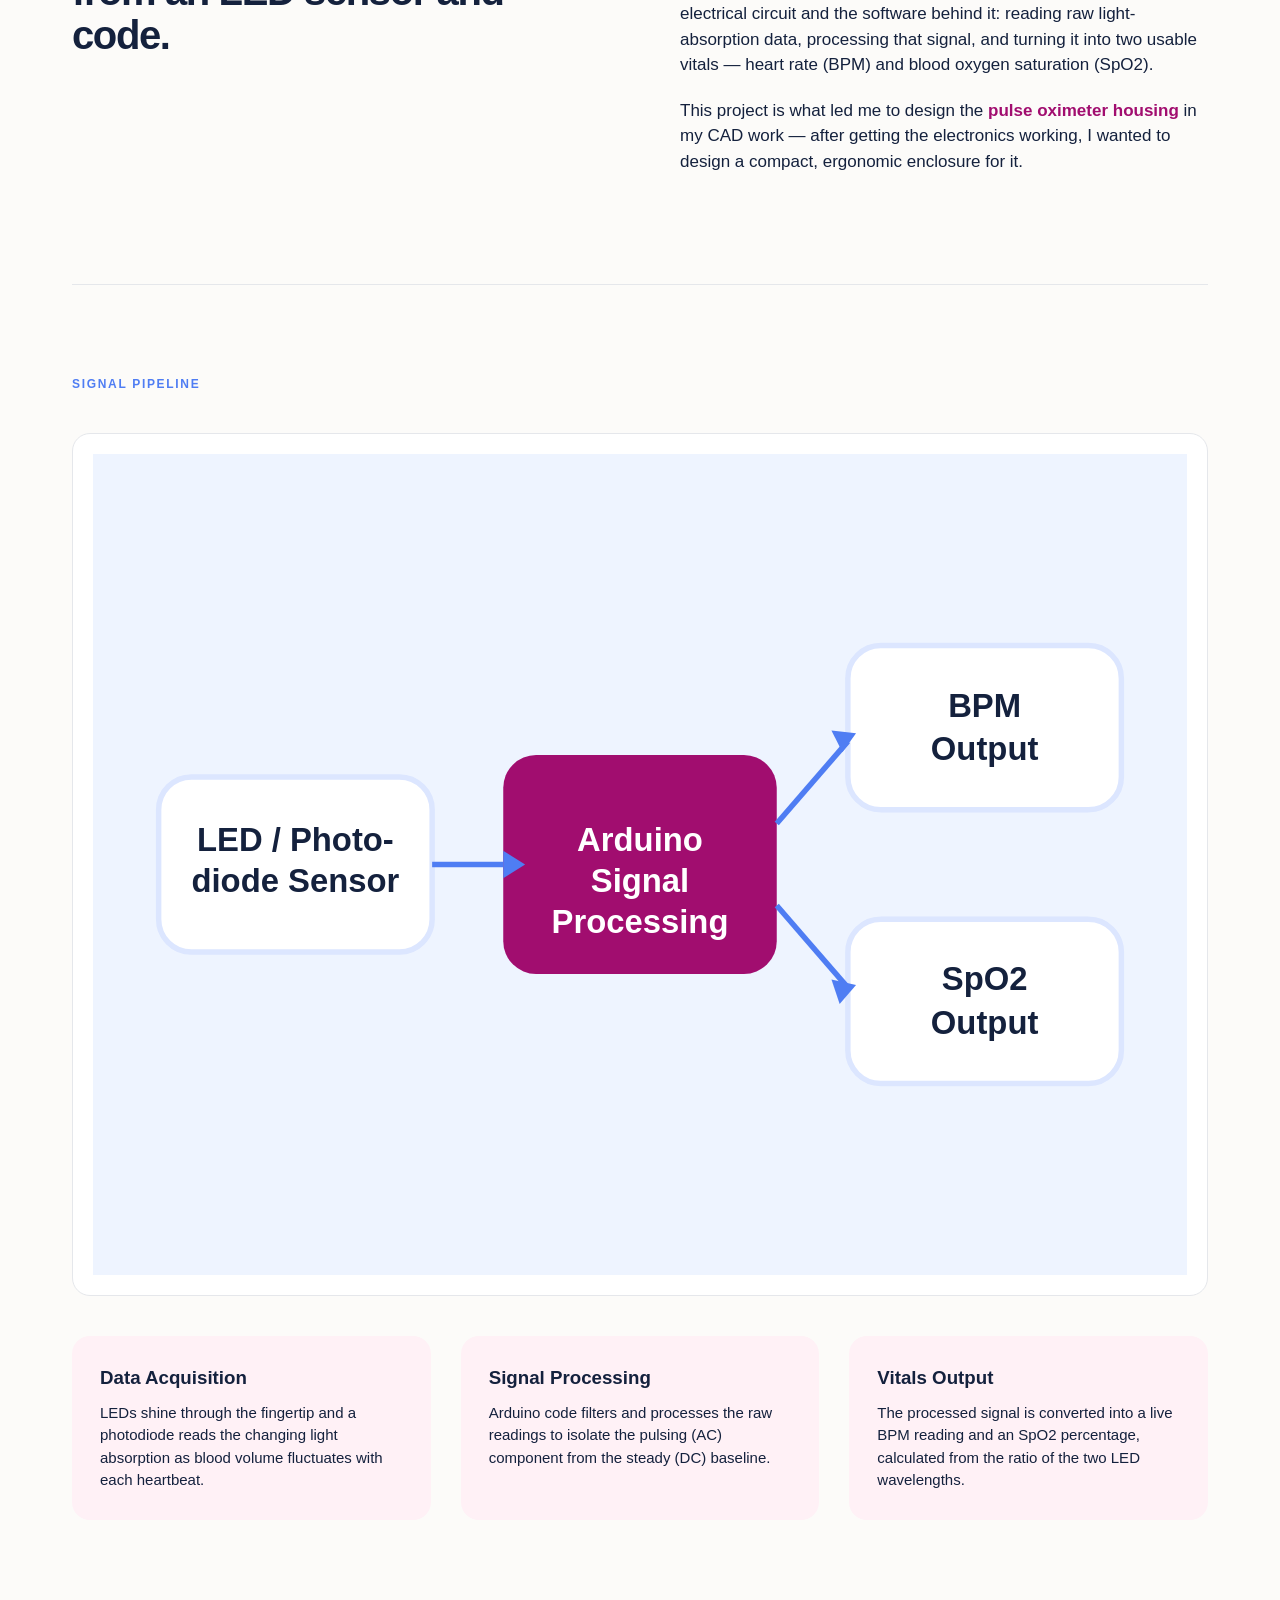
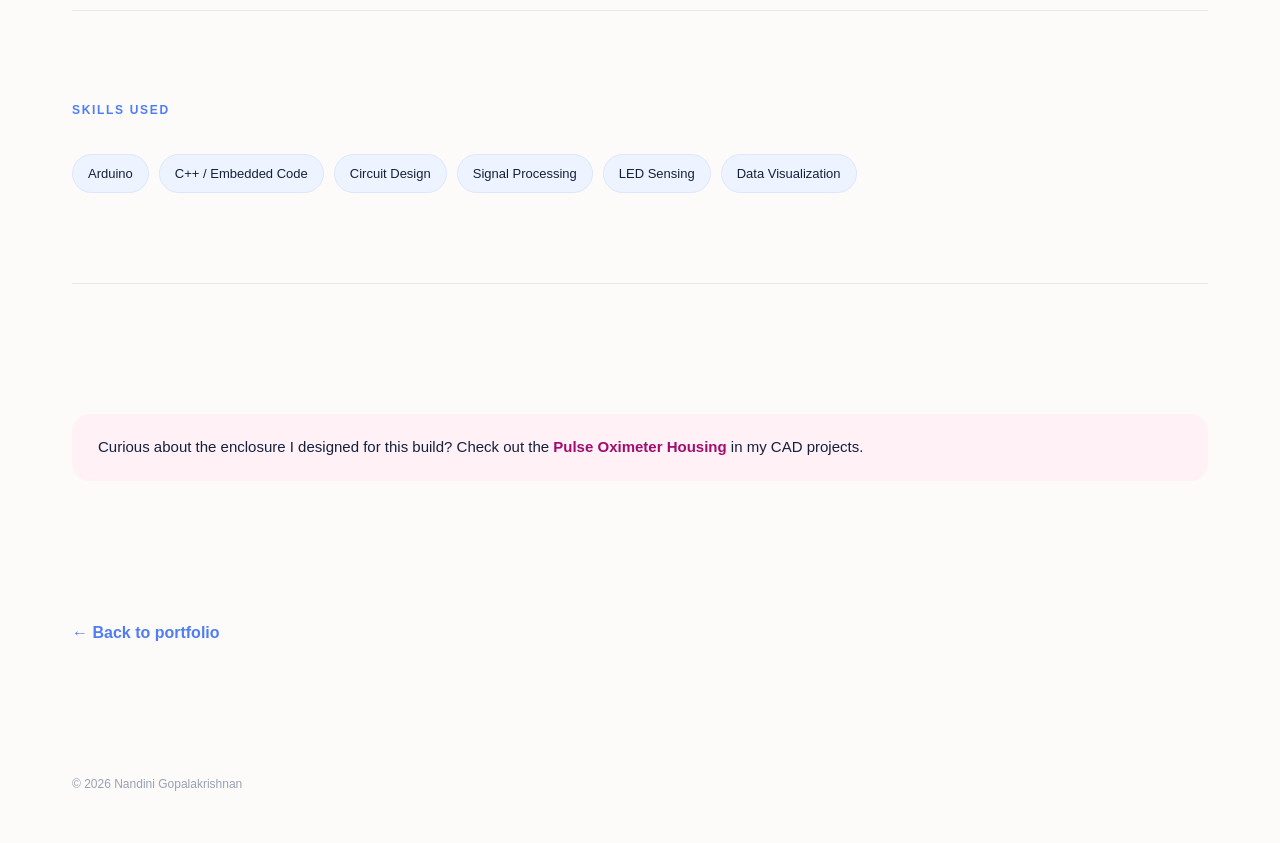
<file: project/pulse-oximeter-arduino.html>
<!DOCTYPE html>
<html lang="en">

<head>
    <meta charset="UTF-8">
    <meta name="viewport" content="width=device-width, initial-scale=1.0">

    <title>Pulse Oximeter Simulation | Nandini Gopalakrishnan</title>

    <link rel="stylesheet" href="../style.css">
</head>

<body>

<header class="navbar">

    <a href="../index.html" class="logo">ENGINEERING PORTFOLIO</a>

    <nav>
        <a href="../index.html">Home</a>
        <a href="#overview">Overview</a>
        <a href="#pipeline">Signal Pipeline</a>
    </nav>

</header>


<main>

    <!-- HERO -->
    <section class="project-hero">

        <p class="eyebrow">
            ENGINEERING PROJECT · COMPUTING FOR ENGINEERS
        </p>

        <h1>
            Pulse Oximeter<br>Simulation
        </h1>

        <p class="project-subtitle">
            Arduino-Based Vital Signs Monitor
        </p>

        <div class="project-meta-row">
            <span class="meta-pill">Team Project</span>
            <span class="meta-pill">Duke University</span>
        </div>

        <img
            class="project-hero-image"
            src="../images/pulse-oximeter-circuit.jpg"
            alt="Arduino breadboard circuit with LEDs and photodiode for the pulse oximeter build"
        >

    </section>


    <!-- OVERVIEW -->
    <section id="overview" class="project-section">

        <div class="section-label">
            OVERVIEW
        </div>

        <div class="project-two-column">

            <div>
                <h2>
                    Building a pulse oximeter from an LED sensor and code.
                </h2>
            </div>

            <div>
                <p>
                    For my Computing for Engineers class, my team and I
                    built a working pulse oximeter simulation using an
                    Arduino and a set of LEDs, rather than a purpose-built
                    medical sensor. The focus of the project was the
                    electrical circuit and the software behind it: reading
                    raw light-absorption data, processing that signal, and
                    turning it into two usable vitals — heart rate (BPM)
                    and blood oxygen saturation (SpO2).
                </p>

                <p>
                    This project is what led me to design the
                    <a href="pulse-oximeter.html" style="color: var(--dark-pink); font-weight: 700;">pulse oximeter housing</a>
                    in my CAD work — after getting the electronics working,
                    I wanted to design a compact, ergonomic enclosure for
                    it.
                </p>
            </div>

        </div>

    </section>


    <!-- SIGNAL PIPELINE -->
    <section id="pipeline" class="project-section">

        <div class="section-label">
            SIGNAL PIPELINE
        </div>

        <div class="diagram-block">
            <img
                src="../images/pulse-ox-arduino-diagram.svg"
                alt="Signal chain diagram: LED sensor into Arduino signal processing into BPM and SpO2 output"
                style="width: 100%; display: block;"
            >
        </div>

        <div class="feature-grid">

            <div>
                <h3>Data Acquisition</h3>
                <p>
                    LEDs shine through the fingertip and a photodiode
                    reads the changing light absorption as blood volume
                    fluctuates with each heartbeat.
                </p>
            </div>

            <div>
                <h3>Signal Processing</h3>
                <p>
                    Arduino code filters and processes the raw readings to
                    isolate the pulsing (AC) component from the steady
                    (DC) baseline.
                </p>
            </div>

            <div>
                <h3>Vitals Output</h3>
                <p>
                    The processed signal is converted into a live BPM
                    reading and an SpO2 percentage, calculated from the
                    ratio of the two LED wavelengths.
                </p>
            </div>

        </div>

    </section>


    <!-- SKILLS -->
    <section class="project-section">

        <div class="section-label">
            SKILLS USED
        </div>

        <div class="skill-list">
            <span>Arduino</span>
            <span>C++ / Embedded Code</span>
            <span>Circuit Design</span>
            <span>Signal Processing</span>
            <span>LED Sensing</span>
            <span>Data Visualization</span>
        </div>

    </section>


    <!-- CROSS LINK -->
    <section class="project-section">

        <div class="cross-link">
            Curious about the enclosure I designed for this build? Check
            out the <a href="pulse-oximeter.html">Pulse Oximeter Housing</a>
            in my CAD projects.
        </div>

    </section>


    <!-- BACK LINK -->
    <section class="project-back">
        <a href="../index.html">
            ← Back to portfolio
        </a>
    </section>

</main>


<footer>
    © 2026 Nandini Gopalakrishnan
</footer>

</body>
</html>
</file>
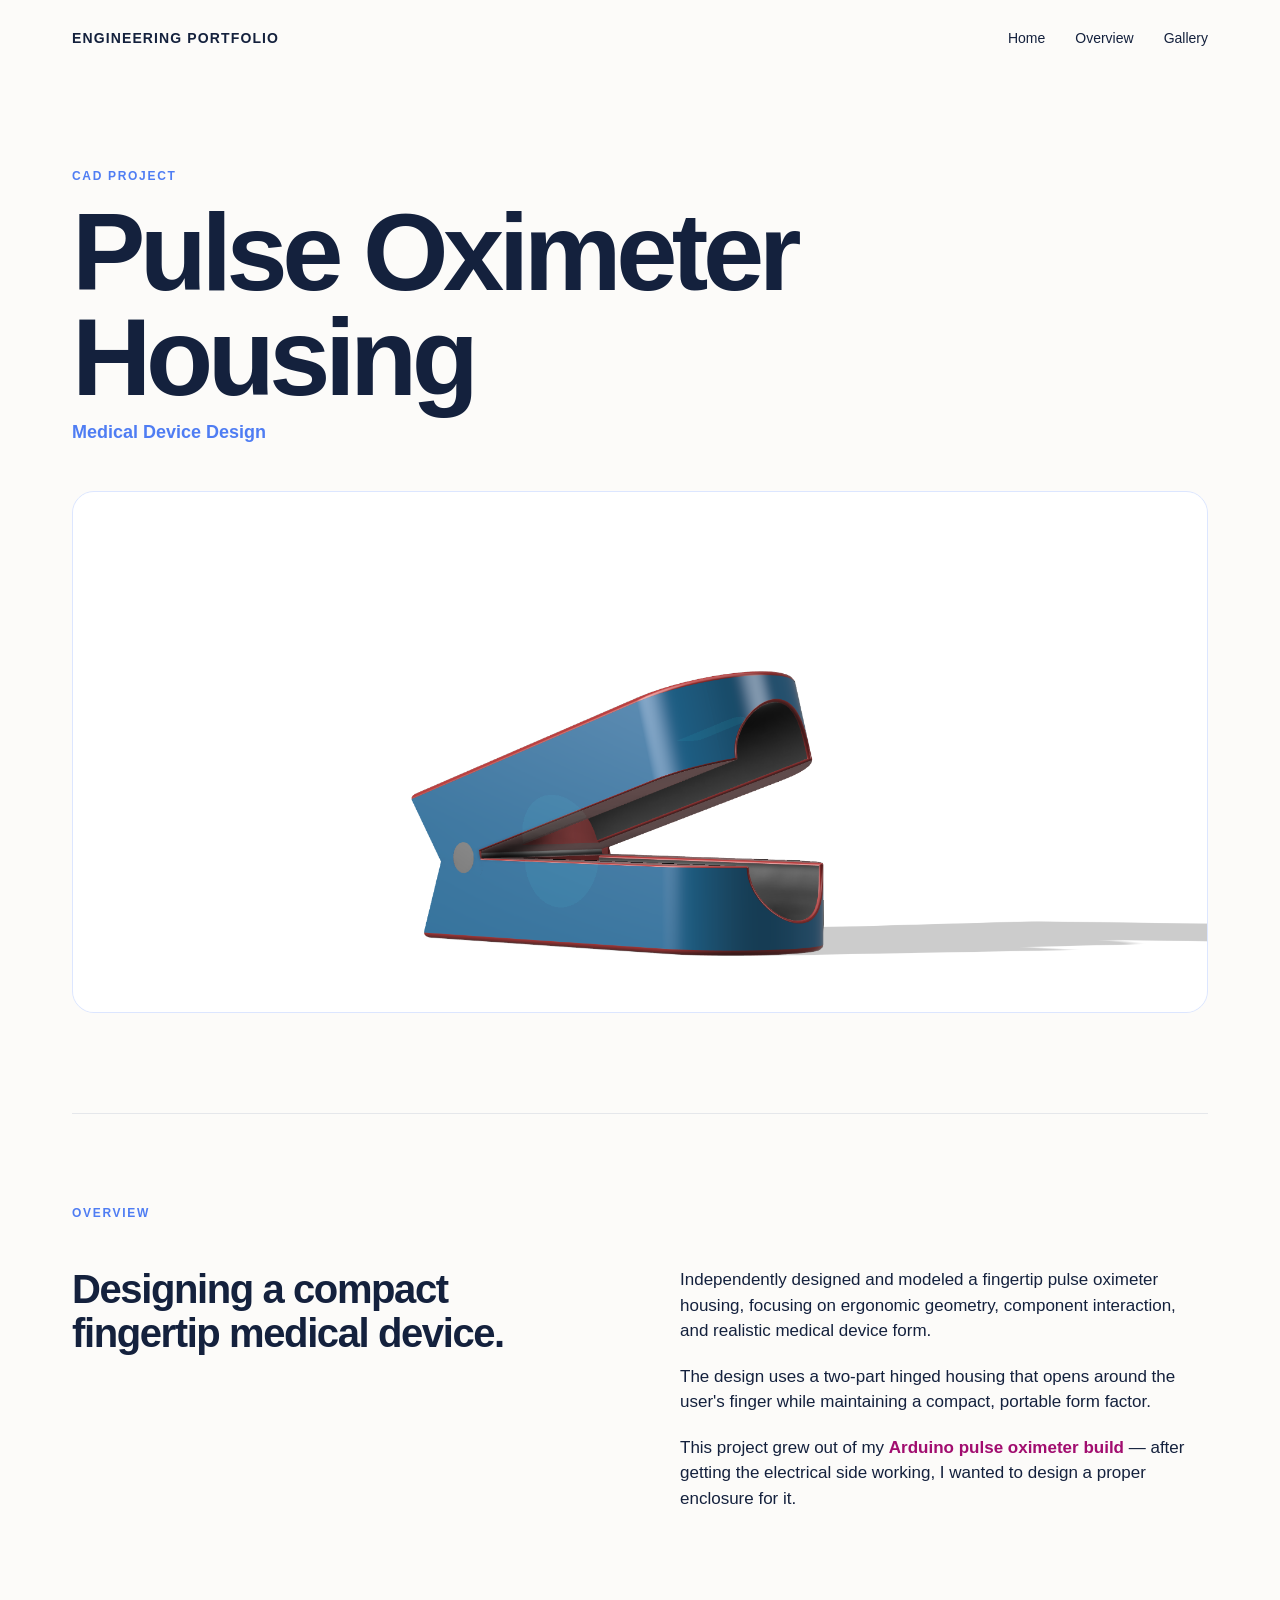
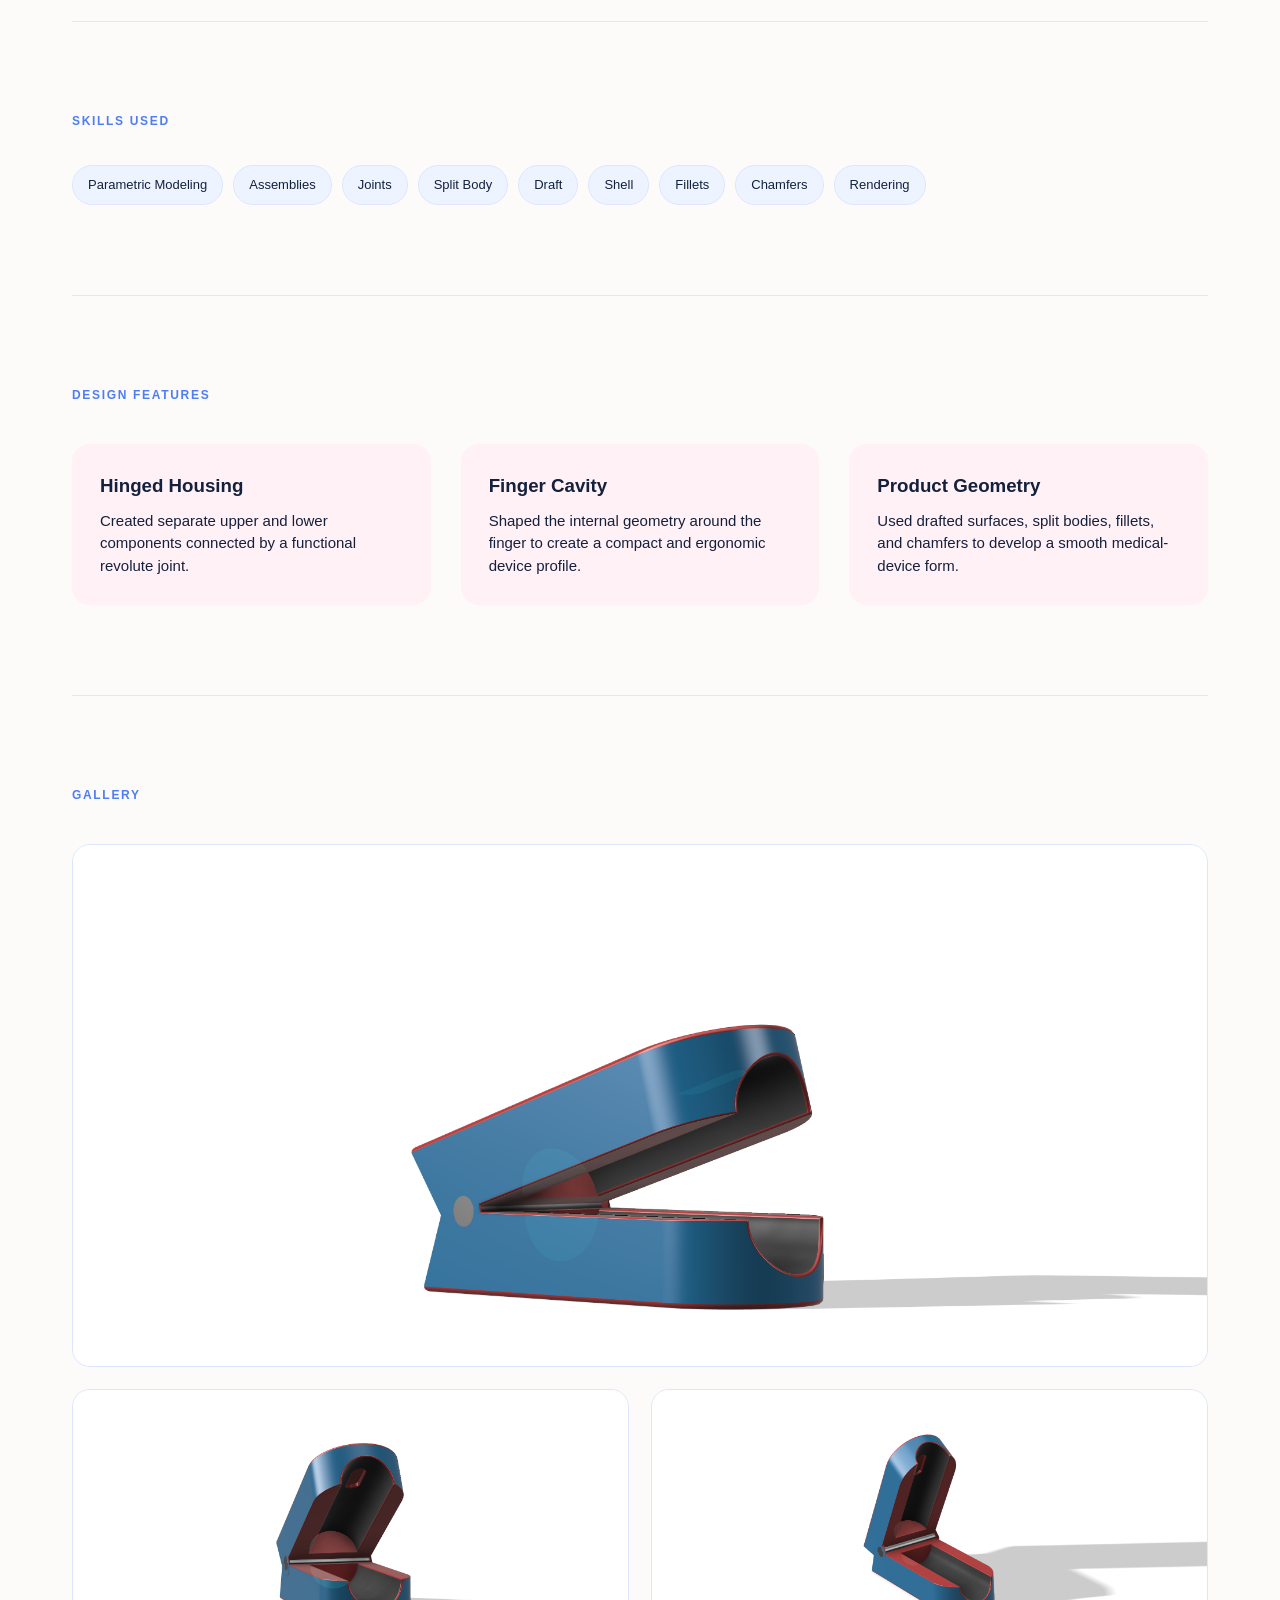
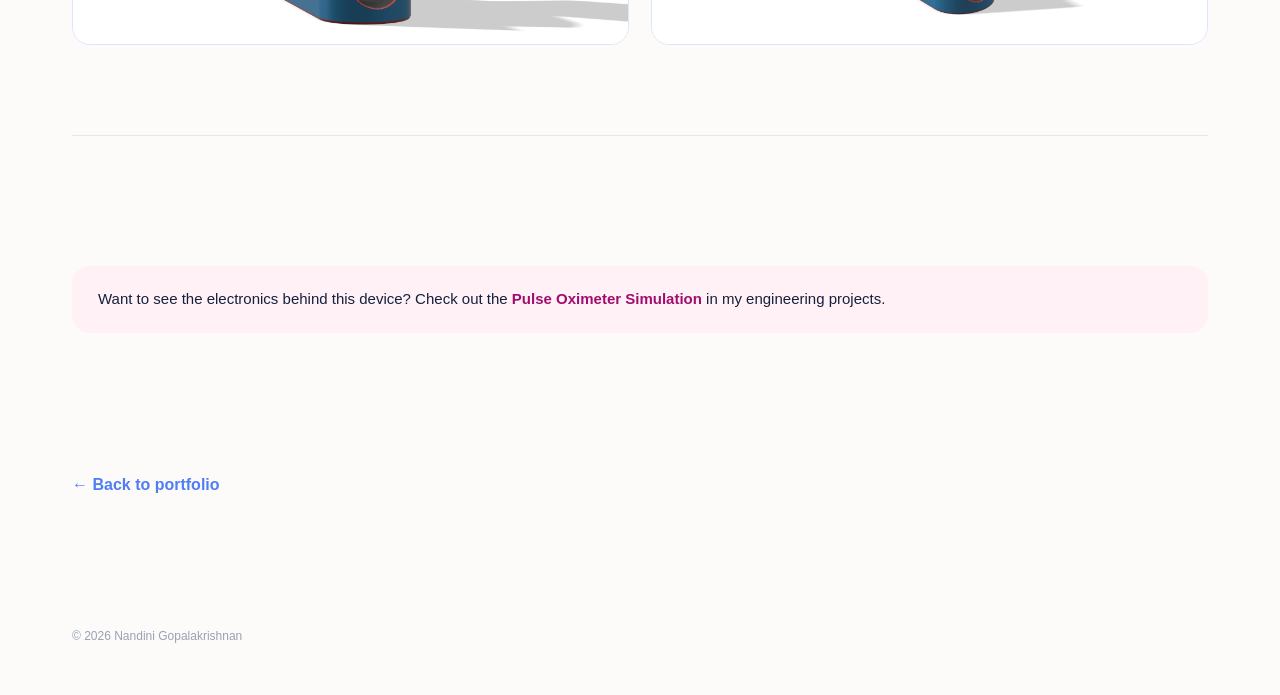
<file: project/pulse-oximeter.html>
<!DOCTYPE html>
<html lang="en">

<head>
    <meta charset="UTF-8">
    <meta name="viewport" content="width=device-width, initial-scale=1.0">

    <title>Pulse Oximeter Housing | Nandini Gopalakrishnan</title>

    <link rel="stylesheet" href="../style.css">
</head>

<body>

<header class="navbar">

    <a href="../index.html" class="logo">ENGINEERING PORTFOLIO</a>

    <nav>
        <a href="../index.html">Home</a>
        <a href="#overview">Overview</a>
        <a href="#gallery">Gallery</a>
    </nav>

</header>


<main>

    <!-- HERO -->
    <section class="project-hero pulseox-page">

        <p class="eyebrow pink-text">
            CAD PROJECT
        </p>

        <h1>
            Pulse Oximeter Housing
        </h1>

        <p class="project-subtitle pink-text">
            Medical Device Design
        </p>

        <img
            class="project-hero-image pulseox-hero-image"
            src="../images/pulseox-close.png"
            alt="Closed pulse oximeter CAD render"
        >

    </section>


    <!-- OVERVIEW -->
    <section id="overview" class="project-section">

        <div class="section-label pink-text">
            OVERVIEW
        </div>

        <div class="project-two-column">

            <div>
                <h2>
                    Designing a compact fingertip medical device.
                </h2>
            </div>

            <div>
                <p>
                    Independently designed and modeled a fingertip pulse
                    oximeter housing, focusing on ergonomic geometry,
                    component interaction, and realistic medical device
                    form.
                </p>

                <p>
                    The design uses a two-part hinged housing that opens
                    around the user's finger while maintaining a compact,
                    portable form factor.
                </p>

                <p>
                    This project grew out of my
                    <a href="pulse-oximeter-arduino.html" style="color: var(--dark-pink); font-weight: 700;">Arduino pulse oximeter build</a>
                    — after getting the electrical side working, I wanted
                    to design a proper enclosure for it.
                </p>
            </div>

        </div>

    </section>


    <!-- SKILLS -->
    <section class="project-section">

        <div class="section-label pink-text">
            SKILLS USED
        </div>

        <div class="skill-list pulseox-skills">

            <span>Parametric Modeling</span>
            <span>Assemblies</span>
            <span>Joints</span>
            <span>Split Body</span>
            <span>Draft</span>
            <span>Shell</span>
            <span>Fillets</span>
            <span>Chamfers</span>
            <span>Rendering</span>

        </div>

    </section>


    <!-- DESIGN FEATURES -->
    <section class="project-section">

        <div class="section-label pink-text">
            DESIGN FEATURES
        </div>

        <div class="feature-grid">

            <div>
                <h3>Hinged Housing</h3>

                <p>
                    Created separate upper and lower components connected
                    by a functional revolute joint.
                </p>
            </div>


            <div>
                <h3>Finger Cavity</h3>

                <p>
                    Shaped the internal geometry around the finger to create
                    a compact and ergonomic device profile.
                </p>
            </div>


            <div>
                <h3>Product Geometry</h3>

                <p>
                    Used drafted surfaces, split bodies, fillets, and
                    chamfers to develop a smooth medical-device form.
                </p>
            </div>

        </div>

    </section>


    <!-- GALLERY -->
    <section id="gallery" class="project-section">

        <div class="section-label pink-text">
            GALLERY
        </div>

        <div class="project-gallery pulseox-gallery">

            <!-- Large main image -->
            <img
                src="../images/pulseox-close.png"
                alt="Closed pulse oximeter"
            >

            <!-- Open position -->
            <img
                src="../images/pulseox-open.png"
                alt="Open pulse oximeter showing hinge motion"
            >

            <!-- Side view -->
            <img
                src="../images/pulseox-side.png"
                alt="Side view of pulse oximeter"
            >

        </div>

    </section>


    <!-- CROSS LINK -->
    <section class="project-section">

        <div class="cross-link">
            Want to see the electronics behind this device? Check out the
            <a href="pulse-oximeter-arduino.html">Pulse Oximeter Simulation</a>
            in my engineering projects.
        </div>

    </section>


    <!-- BACK LINK -->
    <section class="project-back">

        <a href="../index.html" class="pink-text">
            ← Back to portfolio
        </a>

    </section>

</main>


<footer>
    © 2026 Nandini Gopalakrishnan
</footer>

</body>

</html>
</file>
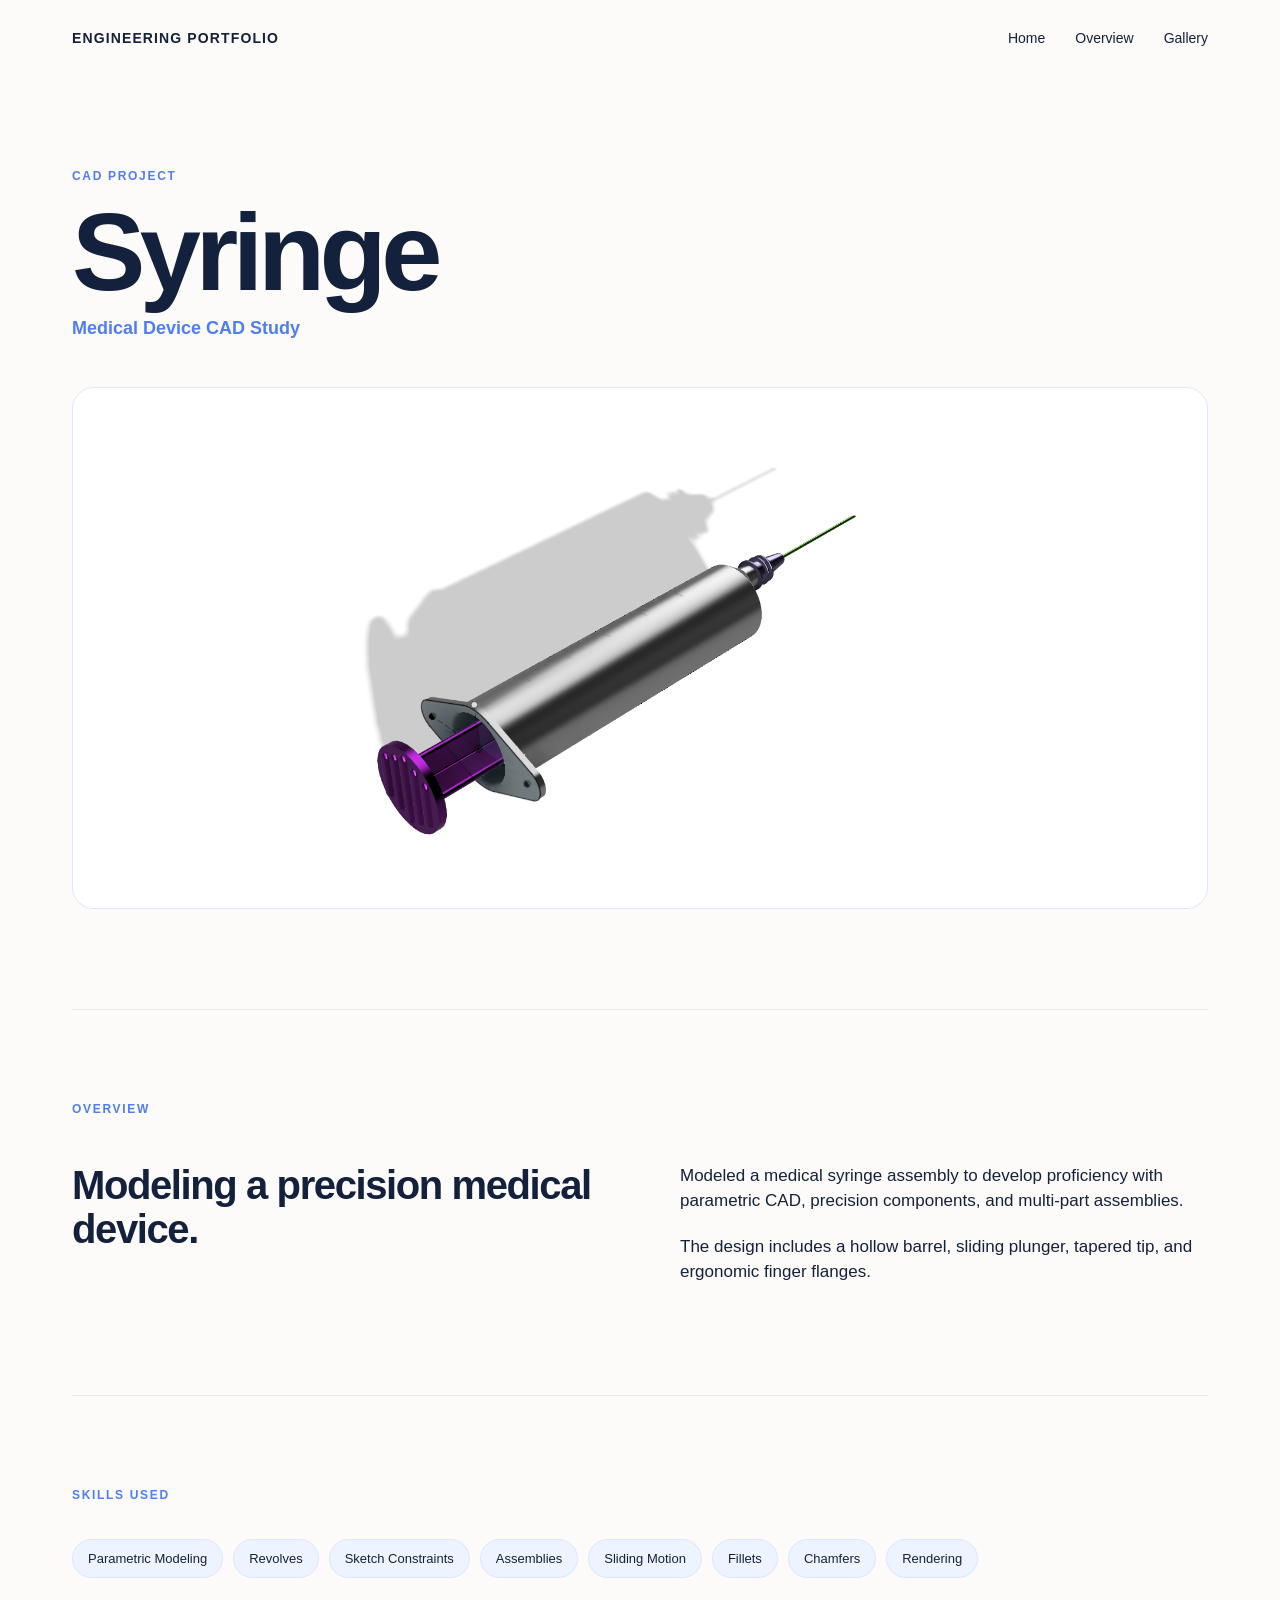
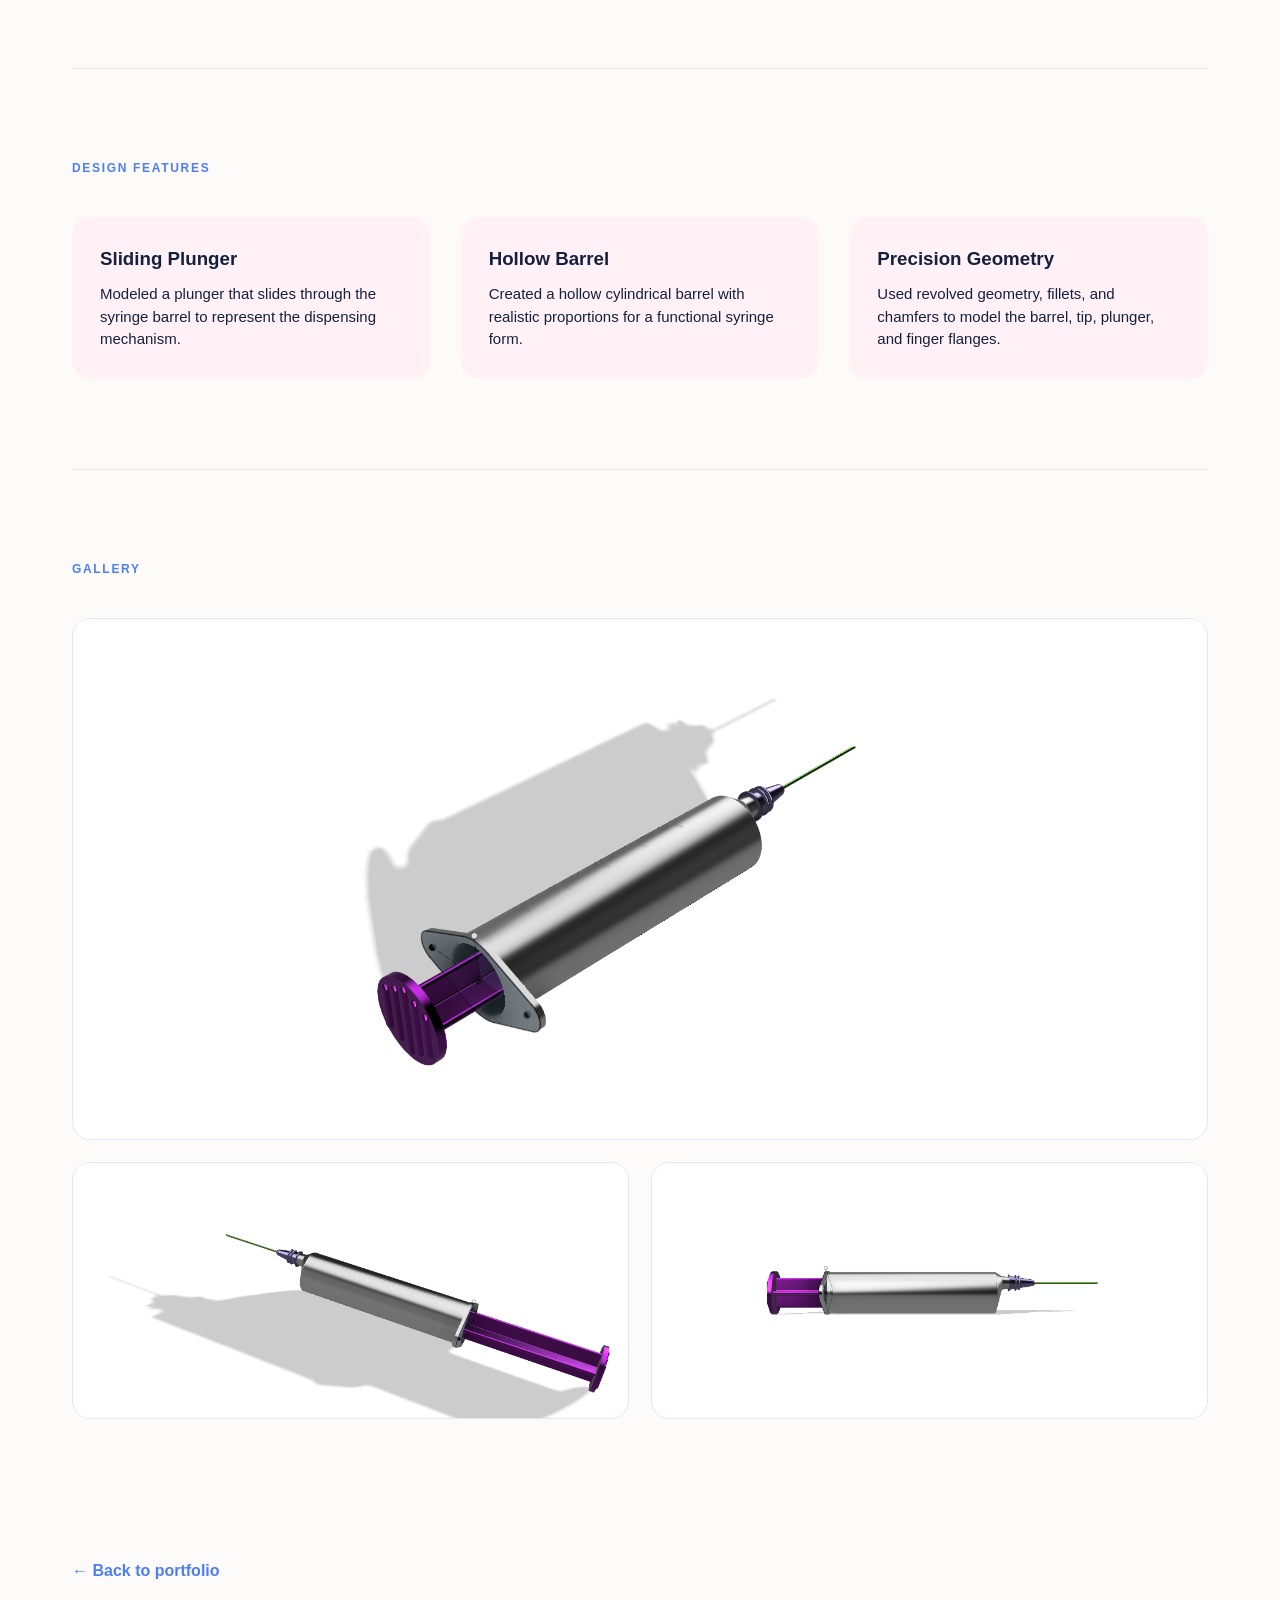
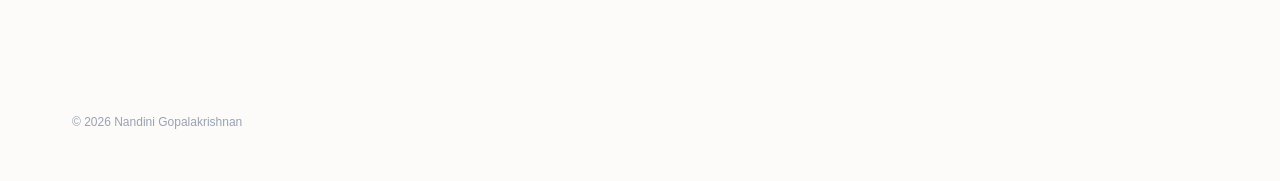
<file: project/syringe.html>
<!DOCTYPE html>
<html lang="en">

<head>
    <meta charset="UTF-8">
    <meta name="viewport" content="width=device-width, initial-scale=1.0">

    <title>Syringe | Nandini Gopalakrishnan</title>

    <link rel="stylesheet" href="../style.css">
</head>

<body>

<header class="navbar">

    <a href="../index.html" class="logo">ENGINEERING PORTFOLIO</a>

    <nav>
        <a href="../index.html">Home</a>
        <a href="#overview">Overview</a>
        <a href="#gallery">Gallery</a>
    </nav>

</header>


<main>


    <!-- HERO -->

    <section class="project-hero">

        <p class="eyebrow">
            CAD PROJECT
        </p>

        <h1>
            Syringe
        </h1>

        <p class="project-subtitle">
            Medical Device CAD Study
        </p>

        <img
            class="project-hero-image"
            src="../images/syringe-front.png"
            alt="Syringe CAD render"
        >

    </section>


    <!-- OVERVIEW -->

    <section id="overview" class="project-section">

        <div class="section-label">
            OVERVIEW
        </div>

        <div class="project-two-column">

            <div>

                <h2>
                    Modeling a precision medical device.
                </h2>

            </div>


            <div>

                <p>
                    Modeled a medical syringe assembly to develop
                    proficiency with parametric CAD, precision
                    components, and multi-part assemblies.
                </p>

                <p>
                    The design includes a hollow barrel, sliding
                    plunger, tapered tip, and ergonomic finger flanges.
                </p>

            </div>

        </div>

    </section>


    <!-- SKILLS -->

    <section class="project-section">

        <div class="section-label">
            SKILLS USED
        </div>

        <div class="skill-list">

            <span>Parametric Modeling</span>
            <span>Revolves</span>
            <span>Sketch Constraints</span>
            <span>Assemblies</span>
            <span>Sliding Motion</span>
            <span>Fillets</span>
            <span>Chamfers</span>
            <span>Rendering</span>

        </div>

    </section>


    <!-- DESIGN FEATURES -->

    <section class="project-section">

        <div class="section-label">
            DESIGN FEATURES
        </div>

        <div class="feature-grid">


            <div>

                <h3>
                    Sliding Plunger
                </h3>

                <p>
                    Modeled a plunger that slides through the syringe
                    barrel to represent the dispensing mechanism.
                </p>

            </div>


            <div>

                <h3>
                    Hollow Barrel
                </h3>

                <p>
                    Created a hollow cylindrical barrel with realistic
                    proportions for a functional syringe form.
                </p>

            </div>


            <div>

                <h3>
                    Precision Geometry
                </h3>

                <p>
                    Used revolved geometry, fillets, and chamfers
                    to model the barrel, tip, plunger, and finger flanges.
                </p>

            </div>


        </div>

    </section>


    <!-- GALLERY -->

    <section id="gallery" class="project-section">

        <div class="section-label">
            GALLERY
        </div>

        <div class="project-gallery">


            <img
                src="../images/syringe-front.png"
                alt="Syringe front view"
            >


            <img
                src="../images/syringe-open.png"
                alt="Syringe with plunger extended"
            >


            <img
                src="../images/syringe-side.png"
                alt="Syringe side view"
            >


        </div>

    </section>


    <!-- BACK LINK -->

    <section class="project-back">

        <a href="../index.html">
            ← Back to portfolio
        </a>

    </section>

</main>


<footer>
    © 2026 Nandini Gopalakrishnan
</footer>


</body>

</html>
</file>
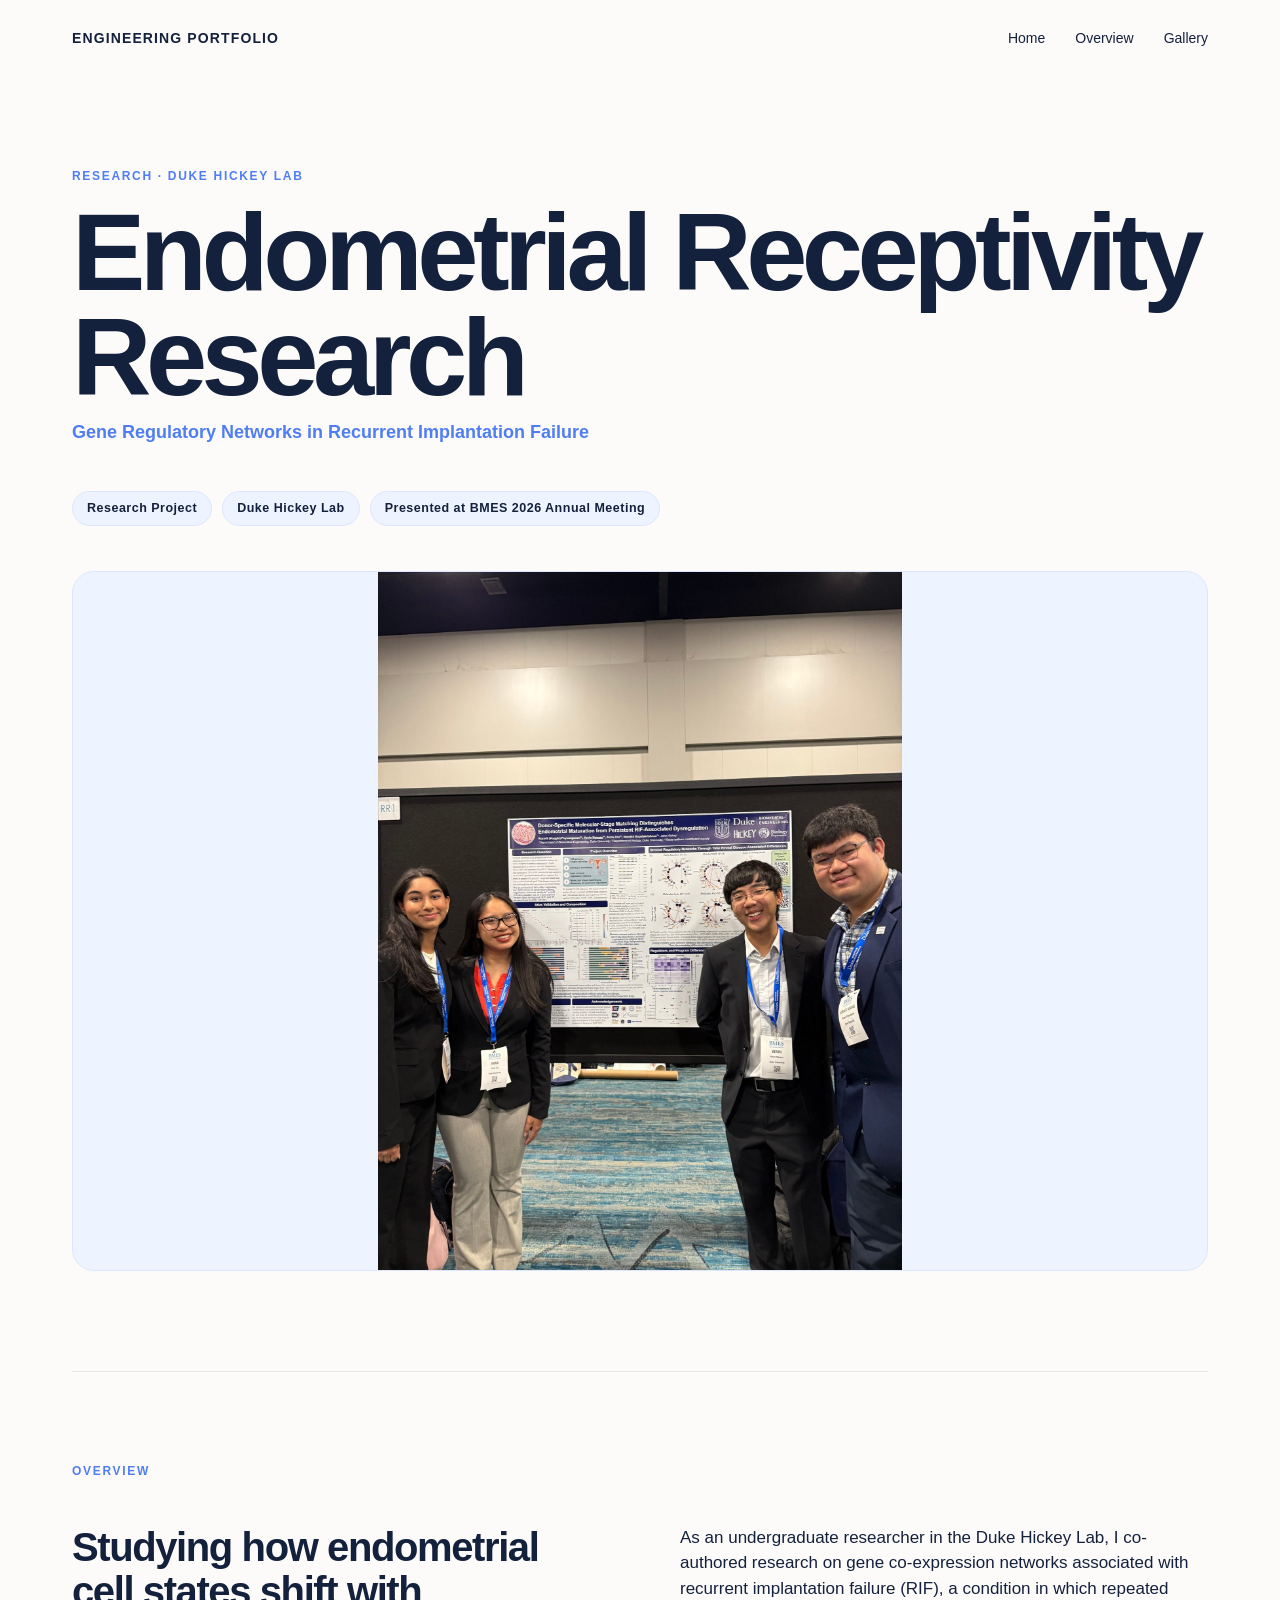
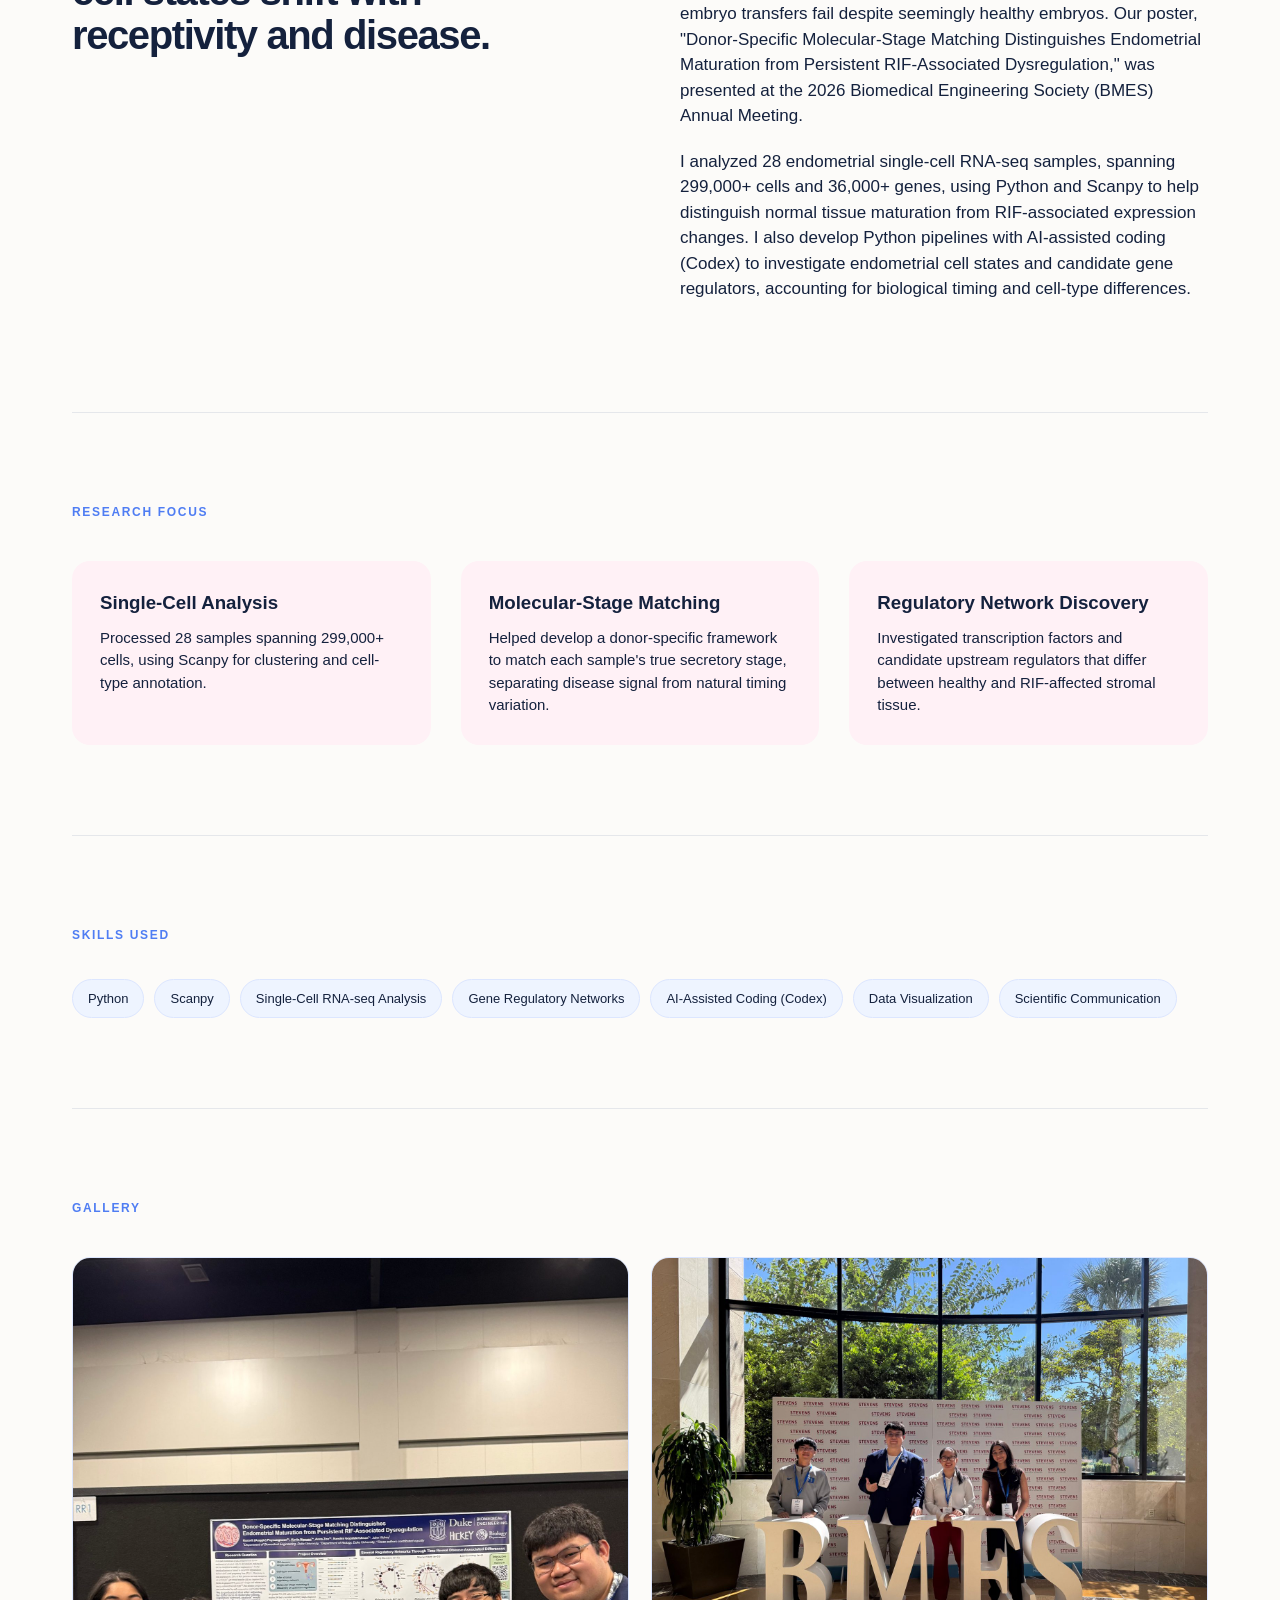
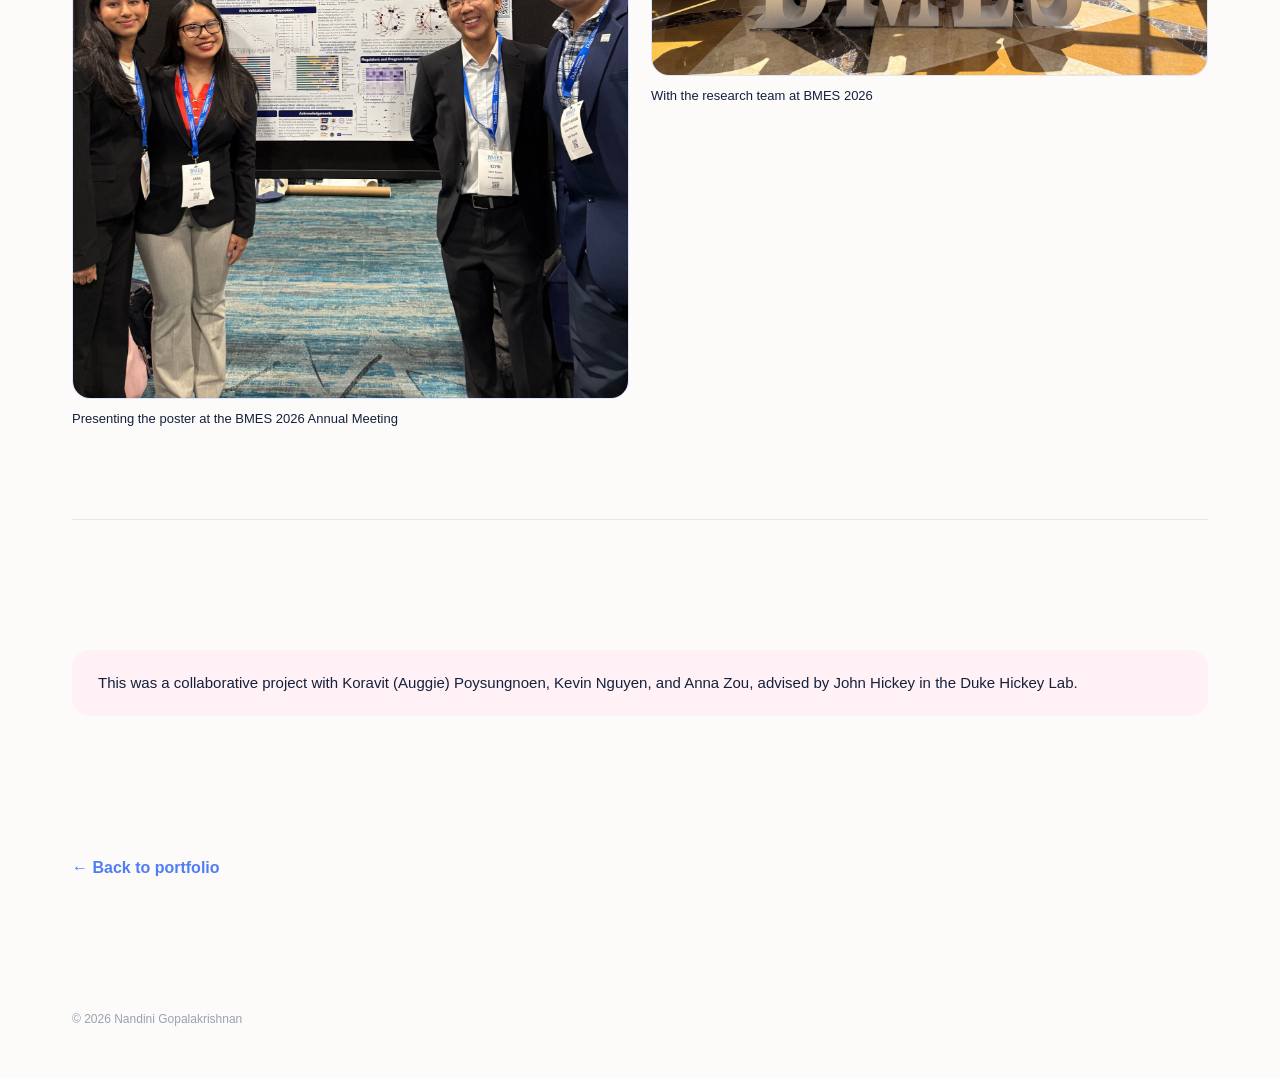
<file: projects/endometrial-research.html>
<!DOCTYPE html>
<html lang="en">

<head>
    <meta charset="UTF-8">
    <meta name="viewport" content="width=device-width, initial-scale=1.0">

    <title>Endometrial Receptivity Research | Nandini Gopalakrishnan</title>

    <link rel="stylesheet" href="../style.css">
</head>

<body>

<header class="navbar">

    <a href="../index.html" class="logo">ENGINEERING PORTFOLIO</a>

    <nav>
        <a href="../index.html">Home</a>
        <a href="#overview">Overview</a>
        <a href="#gallery">Gallery</a>
    </nav>

</header>


<main>

    <!-- HERO -->
    <section class="project-hero">

        <p class="eyebrow">
            RESEARCH · DUKE HICKEY LAB
        </p>

        <h1>
            Endometrial Receptivity<br>Research
        </h1>

        <p class="project-subtitle">
            Gene Regulatory Networks in Recurrent Implantation Failure
        </p>

        <div class="project-meta-row">
            <span class="meta-pill">Research Project</span>
            <span class="meta-pill">Duke Hickey Lab</span>
            <span class="meta-pill">Presented at BMES 2026 Annual Meeting</span>
        </div>

        <img
            class="project-hero-image"
            src="../images/bmes-poster.jpg"
            alt="Nandini and her co-authors presenting their research poster at the BMES 2026 Annual Meeting"
        >

    </section>


    <!-- OVERVIEW -->
    <section id="overview" class="project-section">

        <div class="section-label">
            OVERVIEW
        </div>

        <div class="project-two-column">

            <div>
                <h2>
                    Studying how endometrial cell states shift with
                    receptivity and disease.
                </h2>
            </div>

            <div>
                <p>
                    As an undergraduate researcher in the Duke Hickey
                    Lab, I co-authored research on gene co-expression
                    networks associated with recurrent implantation
                    failure (RIF), a condition in which repeated embryo
                    transfers fail despite seemingly healthy embryos. Our
                    poster, "Donor-Specific Molecular-Stage Matching
                    Distinguishes Endometrial Maturation from Persistent
                    RIF-Associated Dysregulation," was presented at the
                    2026 Biomedical Engineering Society (BMES) Annual
                    Meeting.
                </p>

                <p>
                    I analyzed 28 endometrial single-cell RNA-seq
                    samples, spanning 299,000+ cells and 36,000+ genes,
                    using Python and Scanpy to help distinguish normal
                    tissue maturation from RIF-associated expression
                    changes. I also develop Python pipelines with
                    AI-assisted coding (Codex) to investigate endometrial
                    cell states and candidate gene regulators, accounting
                    for biological timing and cell-type differences.
                </p>
            </div>

        </div>

    </section>


    <!-- RESEARCH FOCUS -->
    <section class="project-section">

        <div class="section-label">
            RESEARCH FOCUS
        </div>

        <div class="feature-grid">

            <div>
                <h3>Single-Cell Analysis</h3>
                <p>
                    Processed 28 samples spanning 299,000+ cells, using
                    Scanpy for clustering and cell-type annotation.
                </p>
            </div>

            <div>
                <h3>Molecular-Stage Matching</h3>
                <p>
                    Helped develop a donor-specific framework to match
                    each sample's true secretory stage, separating
                    disease signal from natural timing variation.
                </p>
            </div>

            <div>
                <h3>Regulatory Network Discovery</h3>
                <p>
                    Investigated transcription factors and candidate
                    upstream regulators that differ between healthy and
                    RIF-affected stromal tissue.
                </p>
            </div>

        </div>

    </section>


    <!-- SKILLS -->
    <section class="project-section">

        <div class="section-label">
            SKILLS USED
        </div>

        <div class="skill-list">
            <span>Python</span>
            <span>Scanpy</span>
            <span>Single-Cell RNA-seq Analysis</span>
            <span>Gene Regulatory Networks</span>
            <span>AI-Assisted Coding (Codex)</span>
            <span>Data Visualization</span>
            <span>Scientific Communication</span>
        </div>

    </section>


    <!-- GALLERY -->
    <section id="gallery" class="project-section">

        <div class="section-label">
            GALLERY
        </div>

        <div class="project-gallery gallery-pair">

            <figure>
                <img
                    src="../images/bmes-poster.jpg"
                    alt="Nandini and her co-authors standing in front of their research poster at BMES 2026"
                >
                <figcaption>Presenting the poster at the BMES 2026 Annual Meeting</figcaption>
            </figure>

            <figure>
                <img
                    src="../images/bmes-sign.jpg"
                    alt="Nandini and her co-authors at the BMES conference sign"
                >
                <figcaption>With the research team at BMES 2026</figcaption>
            </figure>

        </div>

    </section>


    <!-- CROSS LINK -->
    <section class="project-section">

        <div class="cross-link">
            This was a collaborative project with Koravit (Auggie)
            Poysungnoen, Kevin Nguyen, and Anna Zou, advised by John
            Hickey in the Duke Hickey Lab.
        </div>

    </section>


    <!-- BACK LINK -->
    <section class="project-back">
        <a href="../index.html">
            ← Back to portfolio
        </a>
    </section>

</main>


<footer>
    © 2026 Nandini Gopalakrishnan
</footer>

</body>
</html>
</file>
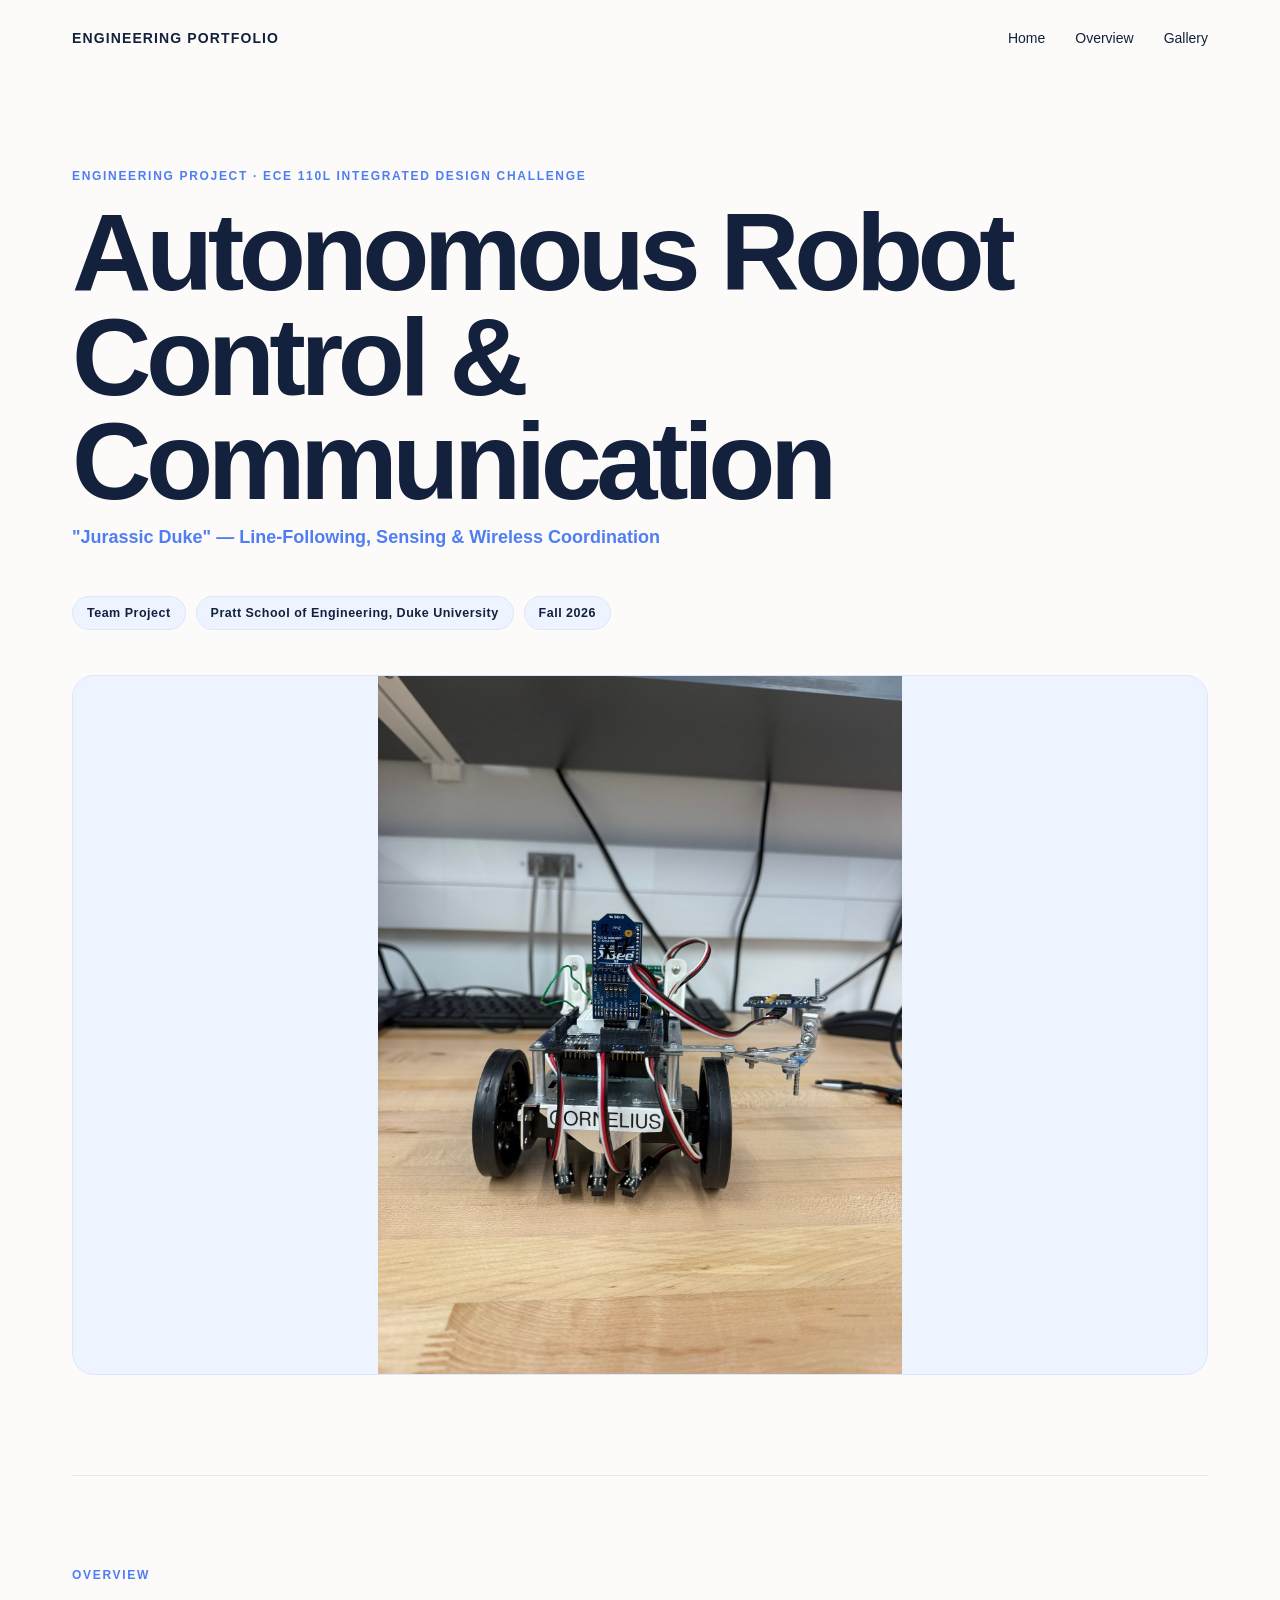
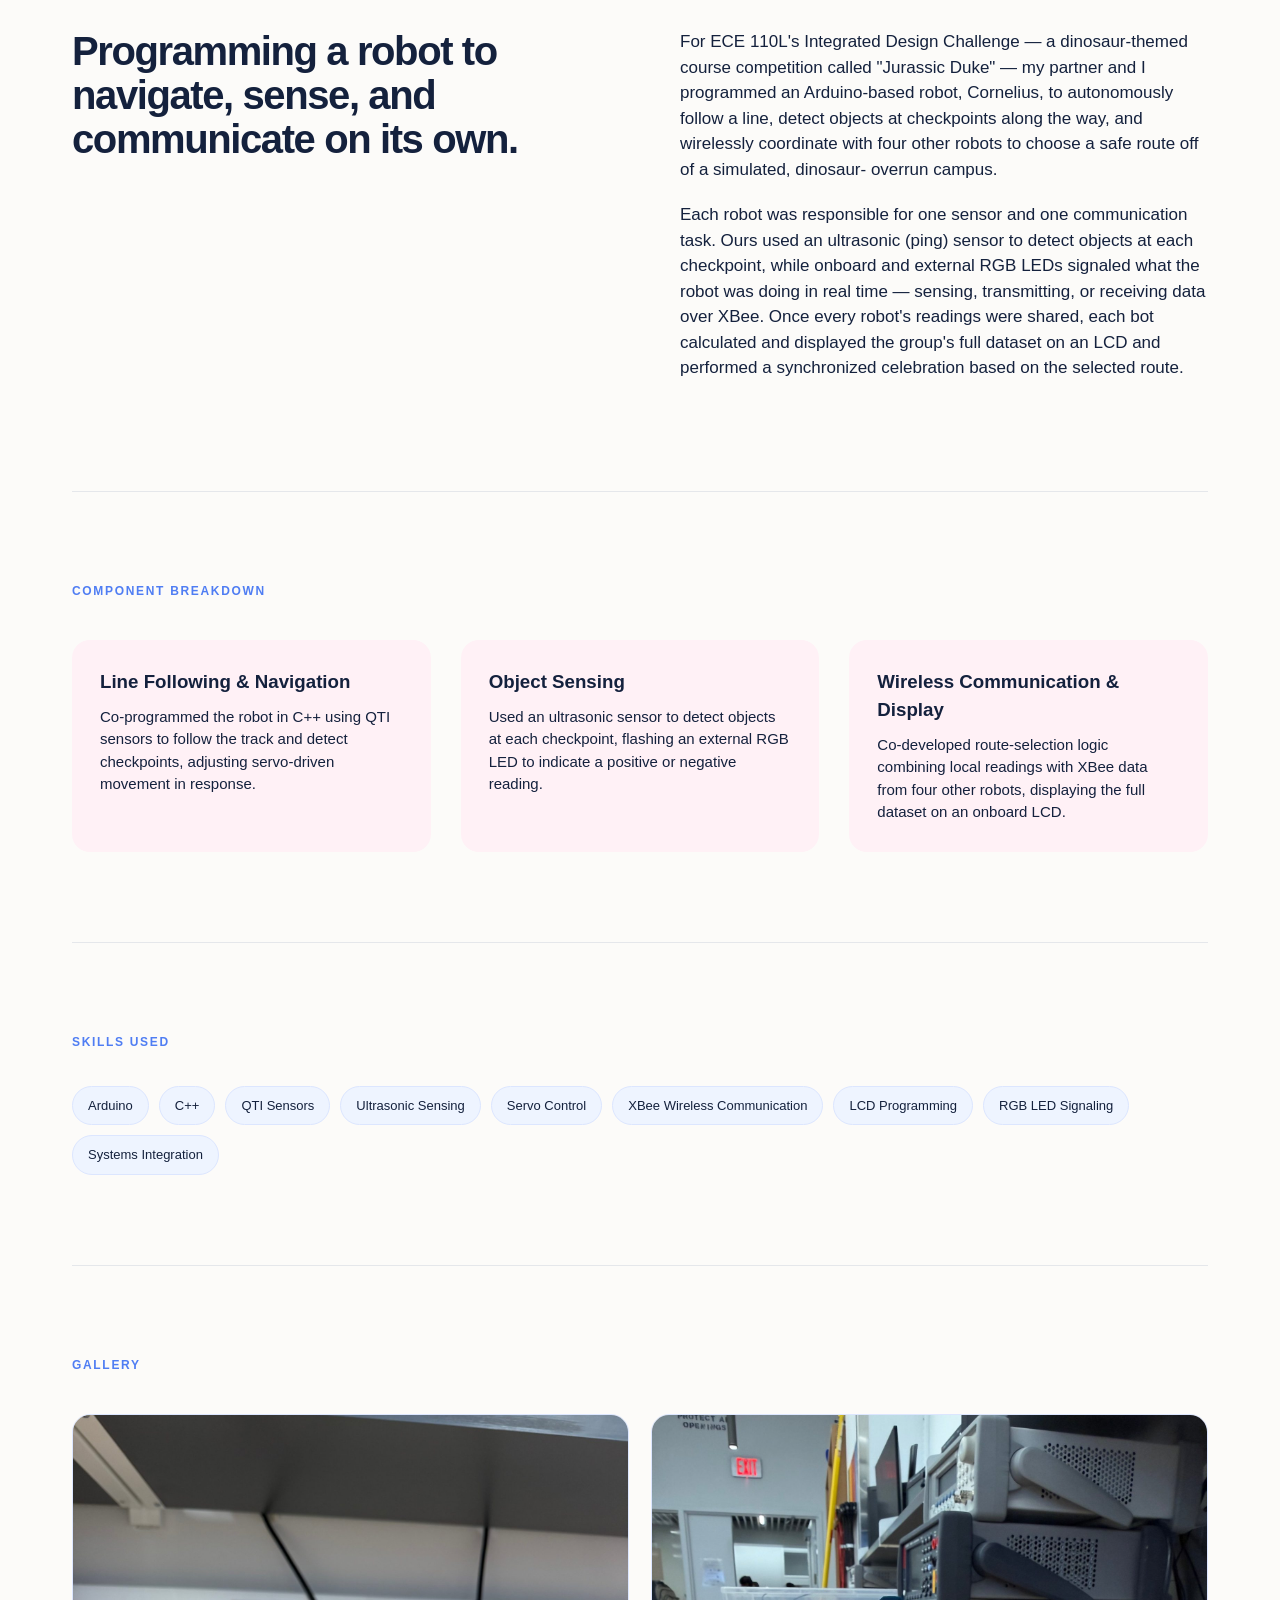
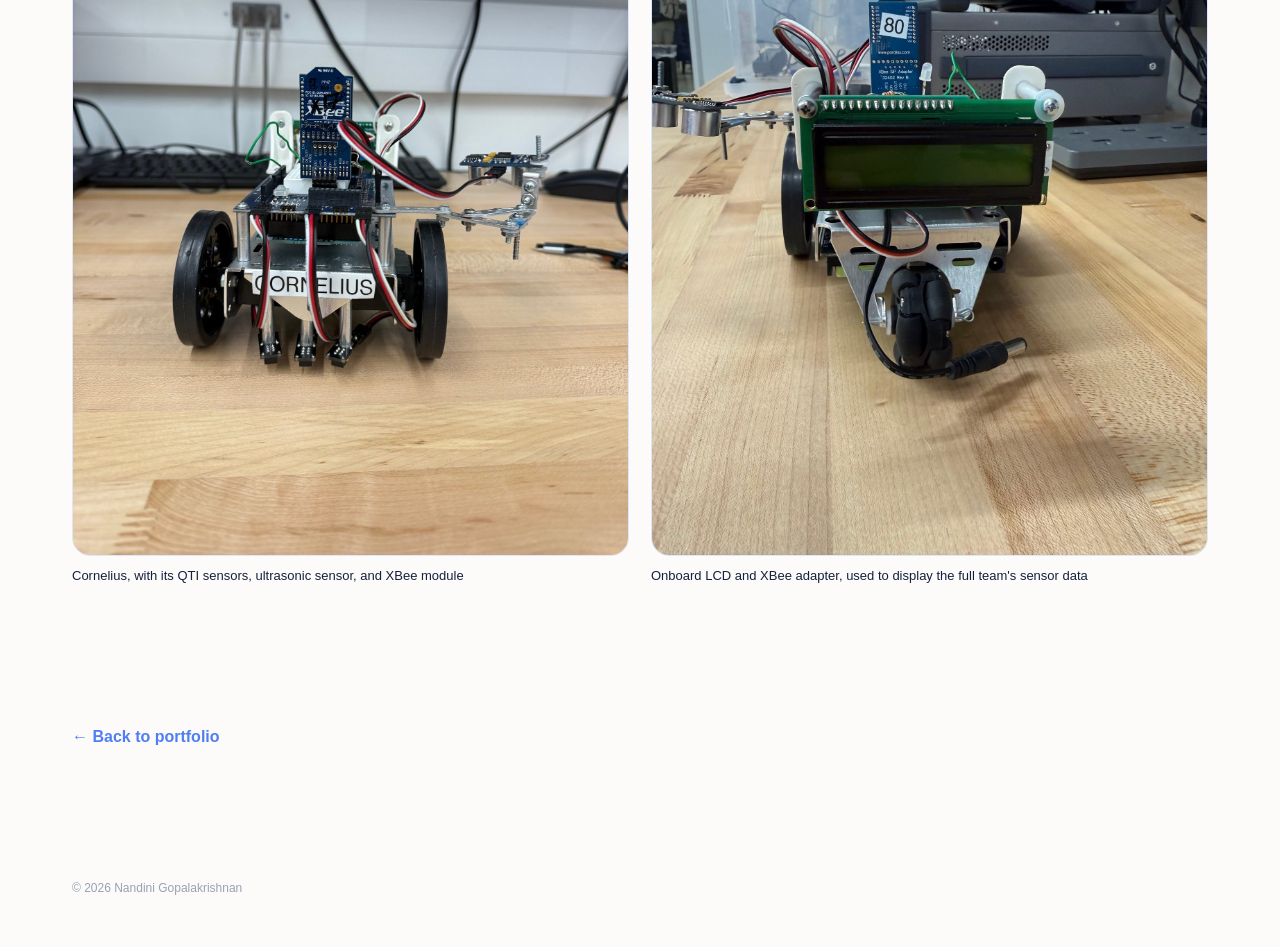
<file: projects/idc-robot.html>
<!DOCTYPE html>
<html lang="en">

<head>
    <meta charset="UTF-8">
    <meta name="viewport" content="width=device-width, initial-scale=1.0">

    <title>Autonomous Robot Control &amp; Communication | Nandini Gopalakrishnan</title>

    <link rel="stylesheet" href="../style.css">
</head>

<body>

<header class="navbar">

    <a href="../index.html" class="logo">ENGINEERING PORTFOLIO</a>

    <nav>
        <a href="../index.html">Home</a>
        <a href="#overview">Overview</a>
        <a href="#gallery">Gallery</a>
    </nav>

</header>


<main>

    <!-- HERO -->
    <section class="project-hero">

        <p class="eyebrow">
            ENGINEERING PROJECT · ECE 110L INTEGRATED DESIGN CHALLENGE
        </p>

        <h1>
            Autonomous Robot<br>Control &amp; Communication
        </h1>

        <p class="project-subtitle">
            "Jurassic Duke" — Line-Following, Sensing &amp; Wireless Coordination
        </p>

        <div class="project-meta-row">
            <span class="meta-pill">Team Project</span>
            <span class="meta-pill">Pratt School of Engineering, Duke University</span>
            <span class="meta-pill">Fall 2026</span>
        </div>

        <img
            class="project-hero-image"
            src="../images/idc-robot-cornelius.jpg"
            alt="Cornelius, the ECE 110 robot, with its QTI sensors, ultrasonic sensor, and XBee module mounted on top"
        >

    </section>


    <!-- OVERVIEW -->
    <section id="overview" class="project-section">

        <div class="section-label">
            OVERVIEW
        </div>

        <div class="project-two-column">

            <div>
                <h2>
                    Programming a robot to navigate, sense, and
                    communicate on its own.
                </h2>
            </div>

            <div>
                <p>
                    For ECE 110L's Integrated Design Challenge — a
                    dinosaur-themed course competition called "Jurassic
                    Duke" — my partner and I programmed an Arduino-based
                    robot, Cornelius, to autonomously follow a line,
                    detect objects at checkpoints along the way, and
                    wirelessly coordinate with four other robots to
                    choose a safe route off of a simulated, dinosaur-
                    overrun campus.
                </p>

                <p>
                    Each robot was responsible for one sensor and one
                    communication task. Ours used an ultrasonic (ping)
                    sensor to detect objects at each checkpoint, while
                    onboard and external RGB LEDs signaled what the robot
                    was doing in real time — sensing, transmitting, or
                    receiving data over XBee. Once every robot's readings
                    were shared, each bot calculated and displayed the
                    group's full dataset on an LCD and performed a
                    synchronized celebration based on the selected route.
                </p>
            </div>

        </div>

    </section>


    <!-- COMPONENT BREAKDOWN -->
    <section class="project-section">

        <div class="section-label">
            COMPONENT BREAKDOWN
        </div>

        <div class="feature-grid">

            <div>
                <h3>Line Following &amp; Navigation</h3>
                <p>
                    Co-programmed the robot in C++ using QTI sensors to
                    follow the track and detect checkpoints, adjusting
                    servo-driven movement in response.
                </p>
            </div>

            <div>
                <h3>Object Sensing</h3>
                <p>
                    Used an ultrasonic sensor to detect objects at each
                    checkpoint, flashing an external RGB LED to indicate
                    a positive or negative reading.
                </p>
            </div>

            <div>
                <h3>Wireless Communication &amp; Display</h3>
                <p>
                    Co-developed route-selection logic combining local
                    readings with XBee data from four other robots,
                    displaying the full dataset on an onboard LCD.
                </p>
            </div>

        </div>

    </section>


    <!-- SKILLS -->
    <section class="project-section">

        <div class="section-label">
            SKILLS USED
        </div>

        <div class="skill-list">
            <span>Arduino</span>
            <span>C++</span>
            <span>QTI Sensors</span>
            <span>Ultrasonic Sensing</span>
            <span>Servo Control</span>
            <span>XBee Wireless Communication</span>
            <span>LCD Programming</span>
            <span>RGB LED Signaling</span>
            <span>Systems Integration</span>
        </div>

    </section>


    <!-- GALLERY -->
    <section id="gallery" class="project-section">

        <div class="section-label">
            GALLERY
        </div>

        <div class="project-gallery gallery-pair">

            <figure>
                <img
                    src="../images/idc-robot-cornelius.jpg"
                    alt="Cornelius, the robot, with QTI sensors, ultrasonic sensor, and XBee module mounted on its chassis"
                >
                <figcaption>Cornelius, with its QTI sensors, ultrasonic sensor, and XBee module</figcaption>
            </figure>

            <figure>
                <img
                    src="../images/idc-robot-lcd.jpg"
                    alt="Front view of the robot showing its onboard LCD and XBee SIP adapter"
                >
                <figcaption>Onboard LCD and XBee adapter, used to display the full team's sensor data</figcaption>
            </figure>

        </div>

    </section>


    <!-- BACK LINK -->
    <section class="project-back">
        <a href="../index.html">
            ← Back to portfolio
        </a>
    </section>

</main>


<footer>
    © 2026 Nandini Gopalakrishnan
</footer>

</body>
</html>
</file>
<file: style.css>
:root {
    --navy: #14213D;
    --blue: #4F7DF3;
    --light-blue: #EEF4FF;
    --pink: #F3A6C6;
    --light-pink: #FFF1F6;
    --dark-pink: #A10D6F;
    --cream: #FCFBF9;
    --gray: #667085;
    --light-gray: #E5E7EB;
}

/* ---------- GENERAL ---------- */

* {
    box-sizing: border-box;
    margin: 0;
    padding: 0;
}

html {
    scroll-behavior: smooth;
}

body {
    font-family: Arial, Helvetica, sans-serif;
    color: var(--navy);
    background: var(--cream);
    line-height: 1.5;
}

a {
    color: inherit;
    text-decoration: none;
}

/* ---------- NAVIGATION ---------- */

.navbar {
    max-width: 1200px;
    margin: 0 auto;
    padding: 28px 32px;
    display: flex;
    justify-content: space-between;
    align-items: center;
}

.logo {
    font-size: 14px;
    font-weight: 700;
    letter-spacing: 0.08em;
}

nav {
    display: flex;
    gap: 30px;
    font-size: 14px;
}

nav a {
    transition: color 0.2s ease;
}

nav a:hover {
    color: var(--blue);
}

/* ---------- MAIN ---------- */

main {
    max-width: 1200px;
    margin: 0 auto;
    padding: 0 32px;
}

/* ---------- HERO ---------- */

.hero {
    position: relative;
    padding: 130px 0 110px;
    max-width: 850px;
}

.hero::before {
    content: "";
    position: absolute;
    width: 190px;
    height: 190px;
    background: var(--light-pink);
    border-radius: 50%;
    right: -140px;
    top: 90px;
    z-index: -1;
}

.hero::after {
    content: "";
    position: absolute;
    width: 75px;
    height: 75px;
    background: var(--blue);
    border-radius: 50%;
    opacity: 0.15;
    right: -45px;
    top: 245px;
    z-index: -1;
}

.eyebrow,
.section-label,
.project-number {
    font-size: 12px;
    letter-spacing: 0.14em;
    font-weight: 700;
}

.eyebrow,
.section-label {
    color: var(--blue);
}

.hero .eyebrow {
    margin-bottom: 24px;
}

.hero h1 {
    font-size: clamp(56px, 8vw, 96px);
    line-height: 0.98;
    letter-spacing: -0.045em;
    margin-bottom: 30px;
}

.hero-text {
    max-width: 590px;
    font-size: 20px;
    color: var(--navy);
    margin-bottom: 34px;
}

/* ---------- BUTTONS ---------- */

.buttons {
    display: flex;
    gap: 12px;
}

.button {
    padding: 12px 22px;
    border: 1px solid var(--dark-pink);
    font-size: 14px;
    border-radius: 999px;
    transition: all 0.2s ease;
}

.button.primary {
    background: var(--dark-pink);
    border-color: var(--dark-pink);
    color: white;
}

.button.primary:hover {
    transform: translateY(-2px);
    box-shadow: 0 8px 18px rgba(79, 125, 243, 0.2);
}

.button.secondary {
    background: transparent;
    color: var(--dark-pink);
}

.button.secondary:hover {
    background: var(--light-blue);
    border-color: var(--blue);
    color: var(--blue);
}

/* ---------- SECTIONS ---------- */

.work-section,
.about-section,
.contact-section {
    padding: 90px 0;
    border-top: 1px solid var(--light-pink);
}

/* ---------- TABS (work section) ---------- */

.work-header {
    display: flex;
    justify-content: space-between;
    align-items: flex-end;
    flex-wrap: wrap;
    gap: 20px;
    margin-bottom: 40px;
}

.tab-list {
    display: inline-flex;
    background: var(--light-blue);
    border: 1px solid #DCE6FF;
    border-radius: 999px;
    padding: 4px;
    gap: 4px;
}

.tab-button {
    border: none;
    background: transparent;
    font-family: inherit;
    font-size: 14px;
    font-weight: 700;
    color: var(--gray);
    padding: 10px 20px;
    border-radius: 999px;
    cursor: pointer;
    transition: background 0.2s ease, color 0.2s ease;
}

.tab-button.active {
    background: var(--dark-pink);
    color: white;
}

.tab-button:not(.active):hover {
    color: var(--navy);
}

.tab-panel {
    display: none;
}

.tab-panel.active {
    display: block;
}

.tab-intro {
    color: var(--navy);
    max-width: 560px;
    margin-bottom: 36px;
    font-size: 16px;
}

/* ---------- PROJECT CARDS (compact home preview) ---------- */

.project-grid {
    display: grid;
    grid-template-columns: repeat(auto-fit, minmax(280px, 1fr));
    gap: 28px;
}

.project-card {
    display: flex;
    flex-direction: column;
    border-radius: 20px;
    overflow: hidden;
    background: white;
    border: 1px solid var(--light-gray);
    transition: transform 0.25s ease, box-shadow 0.25s ease;
}

.project-card:hover {
    transform: translateY(-4px);
    box-shadow: 0 16px 36px rgba(20, 33, 61, 0.08);
}

.card-image {
    aspect-ratio: 4 / 3;
    background: var(--light-blue);
    border-bottom: 1px solid #DCE6FF;
    display: block;
    overflow: hidden;
}

.card-image img {
    width: 100%;
    height: 100%;
    object-fit: cover;
    display: block;
}

.card-body {
    padding: 22px 24px 26px;
    flex: 1;
    display: flex;
    flex-direction: column;
}

.card-tag {
    font-size: 11px;
    font-weight: 700;
    letter-spacing: 0.1em;
    color: var(--blue);
    margin-bottom: 10px;
}

.card-tag.tag-cad {
    color: var(--dark-pink);
}

.card-body h3 {
    font-size: 21px;
    letter-spacing: -0.02em;
    margin-bottom: 8px;
}

.card-body p {
    color: var(--navy);
    font-size: 14.5px;
    margin-bottom: 18px;
    flex: 1;
}

.card-link {
    font-size: 13.5px;
    font-weight: 700;
    color: var(--dark-pink);
}

/* ---------- ABOUT ---------- */

.about-content {
    display: grid;
    grid-template-columns: 1fr 1fr;
    gap: 80px;
    margin-top: 45px;
}

.about-content h2 {
    font-size: 40px;
    line-height: 1.1;
    letter-spacing: -0.035em;
}

.about-content p {
    color: var(--navy);
    font-size: 18px;
    max-width: 500px;
    margin-bottom: 16px;
}

/* ---------- CONTACT ---------- */

.contact-section h2 {
    font-size: 64px;
    letter-spacing: -0.045em;
    margin: 30px 0;
}

.contact-links {
    display: flex;
    gap: 28px;
    font-size: 15px;
}

.contact-links a {
    color: var(--blue);
    transition: color 0.2s ease;
}

.contact-links a:hover {
    color: var(--pink);
}

/* ---------- FOOTER ---------- */

footer {
    max-width: 1200px;
    margin: 0 auto;
    padding: 30px 32px 50px;
    color: #98A2B3;
    font-size: 12px;
}

/* ---------- MOBILE ---------- */

@media (max-width: 800px) {

    .navbar {
        padding: 24px 22px;
    }

    nav {
        gap: 18px;
    }

    main {
        padding: 0 22px;
    }

    .hero {
        padding: 90px 0 90px;
    }

    .hero::before {
        width: 130px;
        height: 130px;
        right: -50px;
        top: 70px;
    }

    .hero::after {
        width: 50px;
        height: 50px;
        right: 5px;
        top: 200px;
    }

    .hero h1 {
        font-size: 58px;
    }

    .hero-text {
        font-size: 18px;
    }

    .featured-project,
    .about-content {
        grid-template-columns: 1fr;
        gap: 40px;
    }

    .project-info h2 {
        font-size: 42px;
    }

    .about-content h2 {
        font-size: 34px;
    }

    .contact-section h2 {
        font-size: 48px;
    }

    footer {
        padding-left: 22px;
        padding-right: 22px;
    }

    .work-header {
        align-items: flex-start;
    }
}

/* ---------- PROJECT PAGES ---------- */

.project-hero {
    padding: 90px 0 100px;
}

.project-hero h1 {
    font-size: clamp(60px, 9vw, 110px);
    line-height: 0.95;
    letter-spacing: -0.05em;
    margin: 15px 0 10px;
}

.project-subtitle {
    color: var(--blue);
    font-size: 18px;
    font-weight: 600;
    margin-bottom: 45px;
}

.project-meta-row {
    display: flex;
    gap: 10px;
    flex-wrap: wrap;
    margin-bottom: 45px;
}

.meta-pill {
    font-size: 12.5px;
    font-weight: 700;
    letter-spacing: 0.04em;
    padding: 7px 14px;
    border-radius: 999px;
    background: var(--light-blue);
    color: var(--navy);
    border: 1px solid #DCE6FF;
}

.meta-pill.pink {
    background: var(--light-pink);
}

.project-hero-image {
    width: 100%;
    max-height: 700px;
    object-fit: contain;
    background: var(--light-blue);
    border-radius: 22px;
    border: 1px solid #DCE6FF;
    display: block;
}

.project-section {
    padding: 90px 0;
    border-top: 1px solid var(--light-gray);
}

.project-two-column {
    display: grid;
    grid-template-columns: 1fr 1fr;
    gap: 80px;
    margin-top: 45px;
}

.project-two-column h2 {
    font-size: 40px;
    line-height: 1.1;
    letter-spacing: -0.035em;
}

.project-two-column p {
    color: var(--navy);
    font-size: 17px;
    margin-bottom: 20px;
}

.skill-list {
    display: flex;
    flex-wrap: wrap;
    gap: 10px;
    margin-top: 35px;
}

.skill-list span {
    background: var(--light-blue);
    color: var(--navy);
    border: 1px solid #DCE6FF;
    border-radius: 999px;
    padding: 9px 15px;
    font-size: 13px;
}

.feature-grid {
    display: grid;
    grid-template-columns: repeat(3, 1fr);
    gap: 30px;
    margin-top: 40px;
}

.feature-grid > div {
    background: var(--light-pink);
    border-radius: 18px;
    padding: 28px;
}

.feature-grid h3 {
    margin-bottom: 10px;
}

.feature-grid p {
    color: var(--navy);
    font-size: 15px;
}

.project-gallery {
    display: grid;
    grid-template-columns: 1fr 1fr;
    gap: 22px;
    margin-top: 40px;
}

.project-gallery img {
    width: 100%;
    display: block;
    border-radius: 18px;
    background: var(--light-blue);
    border: 1px solid #DCE6FF;
}

.project-gallery img:first-child {
    grid-column: span 2;
}

.project-gallery figure {
    margin: 0;
}

.project-gallery figure:first-child {
    grid-column: span 2;
}

.gallery-pair figure:first-child {
    grid-column: span 1;
}

.project-gallery figcaption {
    font-size: 13px;
    color: var(--navy);
    margin-top: 10px;
}

/* ---------- TESTING TABLE (engineering projects) ---------- */

.testing-table-wrap {
    margin-top: 40px;
    overflow-x: auto;
    border: 1px solid var(--light-gray);
    border-radius: 18px;
}

.testing-table {
    width: 100%;
    border-collapse: collapse;
    font-size: 14px;
    min-width: 640px;
}

.testing-table th {
    text-align: left;
    background: var(--light-blue);
    color: var(--navy);
    font-size: 12px;
    letter-spacing: 0.06em;
    padding: 14px 18px;
    border-bottom: 1px solid #DCE6FF;
}

.testing-table td {
    padding: 16px 18px;
    border-bottom: 1px solid var(--light-gray);
    color: var(--navy);
    vertical-align: top;
}

.testing-table tr:last-child td {
    border-bottom: none;
}

.status-pass {
    color: #1C8A5A;
    font-weight: 700;
}

.status-tbd {
    color: #B7791F;
    font-weight: 700;
}

/* ---------- CROSS-LINK CALLOUT ---------- */

.cross-link {
    margin-top: 40px;
    padding: 22px 26px;
    background: var(--light-pink);
    border-radius: 18px;
    font-size: 15px;
    color: var(--navy);
}

.cross-link a {
    color: var(--dark-pink);
    font-weight: 700;
}

/* ---------- ORIGINAL DIAGRAM BLOCK ---------- */

.diagram-block {
    margin-top: 40px;
    background: white;
    border: 1px solid var(--light-gray);
    border-radius: 18px;
    padding: 20px;
}

.project-back {
    padding: 50px 0 100px;
}

.project-back a {
    color: var(--blue);
    font-weight: 600;
}

@media (max-width: 800px) {

    .project-two-column,
    .feature-grid {
        grid-template-columns: 1fr;
        gap: 35px;
    }

    .project-gallery {
        grid-template-columns: 1fr;
    }

    .project-gallery img:first-child,
    .project-gallery figure:first-child {
        grid-column: span 1;
    }
}
</file>
